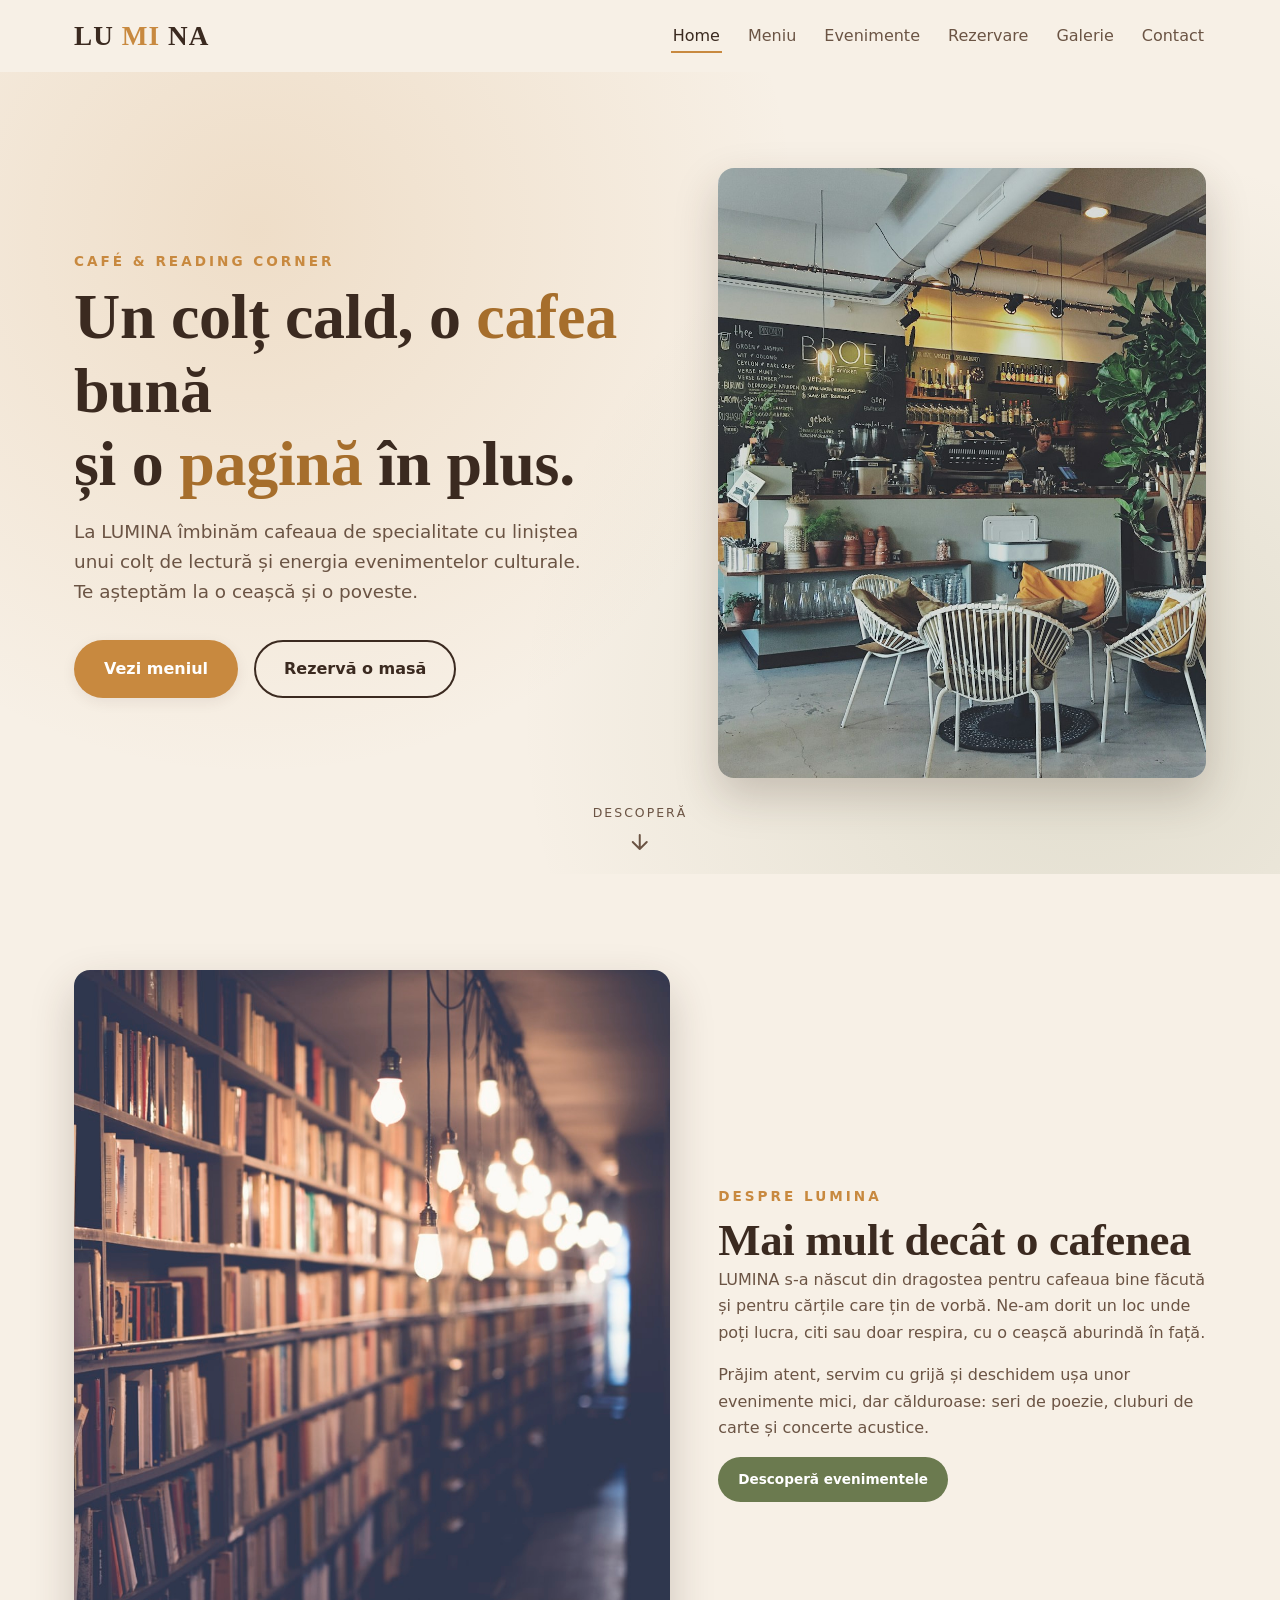
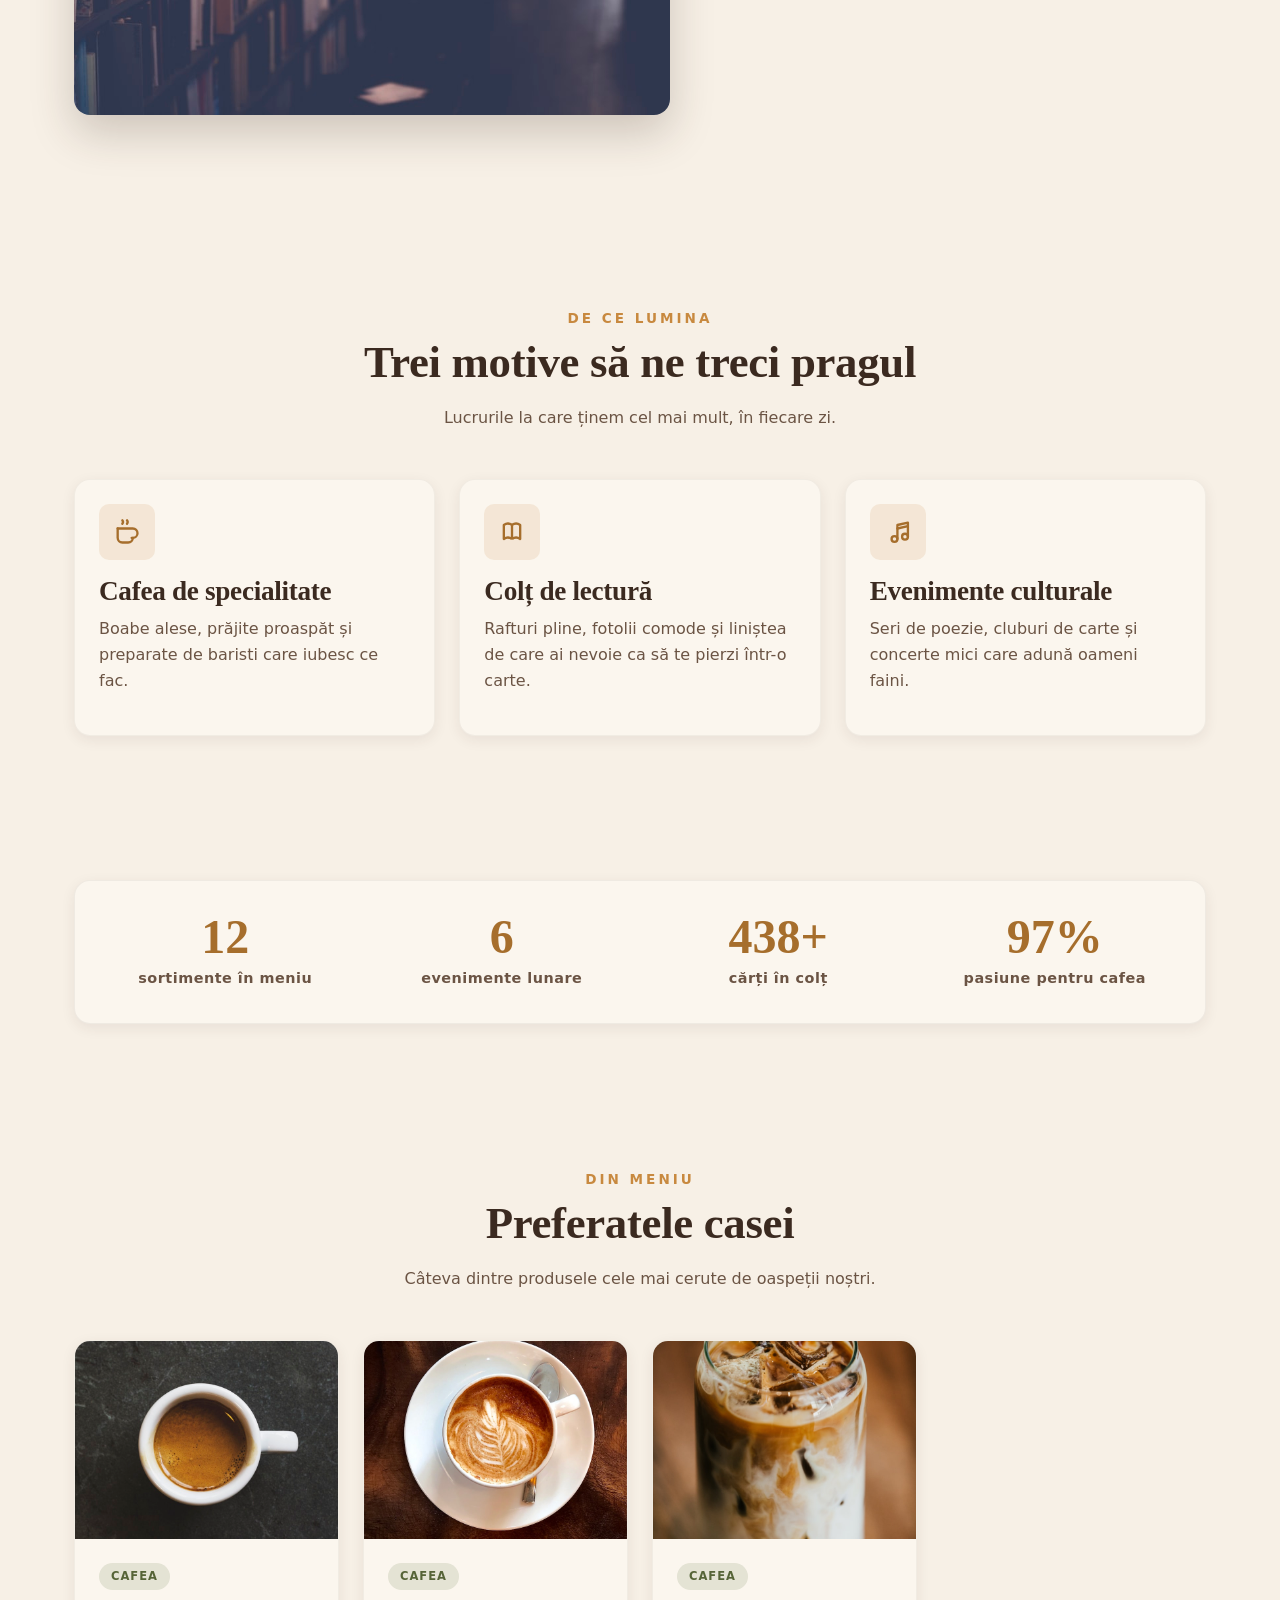
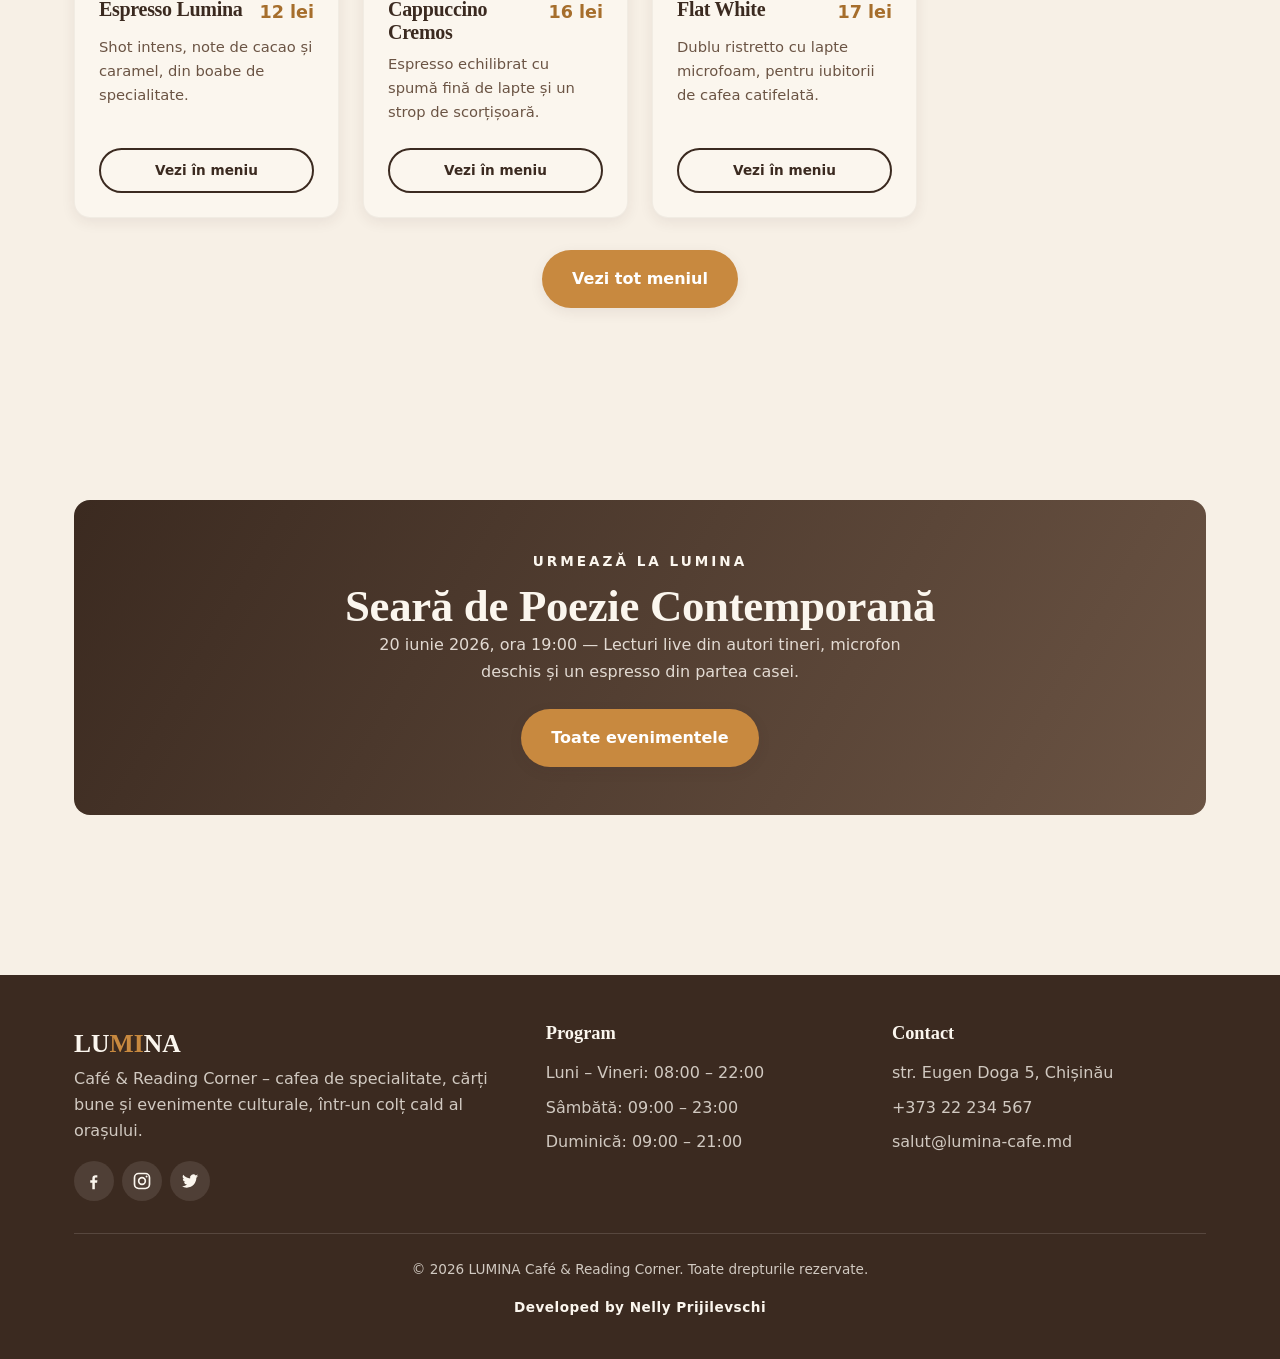
<file: index.html>
<!DOCTYPE html>
<html lang="ro">
<head>
  <meta charset="UTF-8">
  <meta name="viewport" content="width=device-width, initial-scale=1.0">
  <meta name="description" content="LUMINA – Café & Reading Corner: cafea de specialitate, colț de lectură și evenimente culturale.">
  <title>LUMINA – Café & Reading Corner</title>
  <link rel="stylesheet" href="css/style.css">
  <link rel="icon" href="assets/images/favicon.svg" type="image/svg+xml">
</head>
<body>
  <!-- Navbar-ul este injectat de main.js -->
  <header id="navbar-container"></header>

  <main>
    <!-- ============ HERO ============ -->
    <section class="hero">
      <div class="container hero__grid">
        <div>
          <span class="eyebrow">Café &amp; Reading Corner</span>
          <h1 class="hero__titlu">Un colț cald, o <span class="accent">cafea</span> bună<br>și o <span class="accent">pagină</span> în plus.</h1>
          <p class="hero__subtitlu">
            La LUMINA îmbinăm cafeaua de specialitate cu liniștea unui colț de lectură
            și energia evenimentelor culturale. Te așteptăm la o ceașcă și o poveste.
          </p>
          <div class="hero__actiuni">
            <a href="meniu.html" class="btn btn--principal">Vezi meniul</a>
            <a href="rezervare.html" class="btn btn--secundar">Rezervă o masă</a>
          </div>
        </div>
        <div class="hero__media">
          <img src="assets/images/photos/hero.jpg" alt="Interior cald de cafenea cu mese, plante și un bar de cafea">
        </div>
      </div>
      <a class="hero__scroll" href="#despre" aria-label="Derulează în jos">
        <span>Descoperă</span>
        <svg viewBox="0 0 24 24" fill="none" stroke="currentColor" stroke-width="2" stroke-linecap="round" stroke-linejoin="round"><path d="M12 5v14M5 12l7 7 7-7"/></svg>
      </a>
    </section>

    <!-- ============ DESPRE ============ -->
    <section class="sectiune container" id="despre">
      <div class="hero__grid" style="align-items:center;">
        <div class="hero__media fade-in" style="aspect-ratio:4/5;">
          <img src="assets/images/photos/despre.jpg" alt="Colțul de lectură LUMINA cu o carte deschisă" loading="lazy">
        </div>
        <div class="fade-in">
          <span class="eyebrow">Despre LUMINA</span>
          <h2>Mai mult decât o cafenea</h2>
          <p>
            LUMINA s-a născut din dragostea pentru cafeaua bine făcută și pentru
            cărțile care țin de vorbă. Ne-am dorit un loc unde poți lucra, citi sau
            doar respira, cu o ceașcă aburindă în față.
          </p>
          <p>
            Prăjim atent, servim cu grijă și deschidem ușa unor evenimente mici, dar
            călduroase: seri de poezie, cluburi de carte și concerte acustice.
          </p>
          <a href="evenimente.html" class="btn btn--masliniu btn--mic">Descoperă evenimentele</a>
        </div>
      </div>
    </section>

    <!-- ============ DE CE LUMINA ============ -->
    <section class="sectiune container">
      <span class="eyebrow text-center" style="display:block;">De ce LUMINA</span>
      <h2 class="titlu-sectiune">Trei motive să ne treci pragul</h2>
      <p class="subtitlu-sectiune">Lucrurile la care ținem cel mai mult, în fiecare zi.</p>
      <div class="grid-carduri grid-3">
        <article class="card fade-in">
          <div class="card__icon">
            <svg viewBox="0 0 24 24" fill="none" stroke="currentColor" stroke-width="2" stroke-linecap="round"><path d="M4 9h13a4 4 0 0 1 0 8h-1"/><path d="M4 9v8a4 4 0 0 0 4 4h5a4 4 0 0 0 4-4"/><path d="M8 2c.8 1 .8 2 0 3M12 2c.8 1 .8 2 0 3"/></svg>
          </div>
          <h3>Cafea de specialitate</h3>
          <p>Boabe alese, prăjite proaspăt și preparate de baristi care iubesc ce fac.</p>
        </article>
        <article class="card fade-in">
          <div class="card__icon">
            <svg viewBox="0 0 24 24" fill="none" stroke="currentColor" stroke-width="2" stroke-linejoin="round"><path d="M12 6c-2-1.5-5-1.5-7 0v12c2-1.5 5-1.5 7 0M12 6c2-1.5 5-1.5 7 0v12c-2-1.5-5-1.5-7 0M12 6v12"/></svg>
          </div>
          <h3>Colț de lectură</h3>
          <p>Rafturi pline, fotolii comode și liniștea de care ai nevoie ca să te pierzi într-o carte.</p>
        </article>
        <article class="card fade-in">
          <div class="card__icon">
            <svg viewBox="0 0 24 24" fill="none" stroke="currentColor" stroke-width="2" stroke-linecap="round" stroke-linejoin="round"><circle cx="9" cy="18" r="2.5"/><circle cx="18" cy="16" r="2.5"/><path d="M11.5 18V6l9-2v12"/><path d="M11.5 9l9-2"/></svg>
          </div>
          <h3>Evenimente culturale</h3>
          <p>Seri de poezie, cluburi de carte și concerte mici care adună oameni faini.</p>
        </article>
      </div>
    </section>

    <!-- ============ STATISTICI (numere animate) ============ -->
    <section class="sectiune--stransa container">
      <div class="stats fade-in" id="stats">
        <div class="stat">
          <span class="stat__num" data-tinta="13">0</span>
          <span class="stat__label">sortimente în meniu</span>
        </div>
        <div class="stat">
          <span class="stat__num" data-tinta="7">0</span>
          <span class="stat__label">evenimente lunare</span>
        </div>
        <div class="stat">
          <span class="stat__num" data-tinta="450" data-sufix="+">0</span>
          <span class="stat__label">cărți în colț</span>
        </div>
        <div class="stat">
          <span class="stat__num" data-tinta="100" data-sufix="%">0</span>
          <span class="stat__label">pasiune pentru cafea</span>
        </div>
      </div>
    </section>

    <!-- ============ PRODUSE POPULARE ============ -->
    <section class="sectiune container">
      <span class="eyebrow text-center" style="display:block;">Din meniu</span>
      <h2 class="titlu-sectiune">Preferatele casei</h2>
      <p class="subtitlu-sectiune">Câteva dintre produsele cele mai cerute de oaspeții noștri.</p>
      <!-- Lista este completată din JS (data.js), pe baza primelor produse -->
      <div class="lista-produse" id="produse-populare"></div>
      <div class="text-center" style="margin-top:var(--sp-4);">
        <a href="meniu.html" class="btn btn--principal">Vezi tot meniul</a>
      </div>
    </section>

    <!-- ============ URMĂTORUL EVENIMENT ============ -->
    <section class="sectiune container">
      <div class="banda-cta fade-in" id="urmatorul-eveniment"></div>
    </section>
  </main>

  <!-- Footer-ul este injectat de main.js -->
  <footer id="footer-container"></footer>

  <!-- Scripturi: întâi datele, apoi codul comun, apoi codul paginii -->
  <script src="js/data.js"></script>
  <script src="js/main.js"></script>
  <script>
    // Cod specific paginii Home: afișează 3 produse populare + următorul eveniment.
    document.addEventListener("DOMContentLoaded", function () {
      // --- Produse populare (primele 3 din listă) ---
      var gazdaProduse = document.getElementById("produse-populare");
      PRODUSE.slice(0, 3).forEach(function (p) {
        var card = document.createElement("article");
        card.className = "produs fade-in";
        card.innerHTML =
          '<div class="produs__media"><img src="' + p.imagine + '" alt="' + p.nume + '" loading="lazy"></div>' +
          '<div class="produs__corp">' +
            '<span class="badge">' + p.categorie + '</span>' +
            '<div class="produs__cap"><h3 class="produs__nume">' + p.nume + '</h3>' +
            '<span class="produs__pret">' + p.pret + ' lei</span></div>' +
            '<p class="produs__desc">' + p.descriere + '</p>' +
            '<a href="meniu.html" class="btn btn--secundar btn--mic">Vezi în meniu</a>' +
          '</div>';
        gazdaProduse.appendChild(card);
      });

      // --- Următorul eveniment (cel mai apropiat în viitor) ---
      var azi = new Date(); azi.setHours(0, 0, 0, 0);
      var viitoare = EVENIMENTE
        .filter(function (e) { return new Date(e.data) >= azi; })
        .sort(function (a, b) { return new Date(a.data) - new Date(b.data); });
      var ev = viitoare[0] || EVENIMENTE[0]; // fallback dacă toate au trecut

      var dataFmt = new Date(ev.data).toLocaleDateString("ro-RO",
        { day: "numeric", month: "long", year: "numeric" });

      document.getElementById("urmatorul-eveniment").innerHTML =
        '<span class="eyebrow" style="color:var(--crem-deschis);">Urmează la LUMINA</span>' +
        '<h2>' + ev.titlu + '</h2>' +
        '<p>' + dataFmt + ', ora ' + ev.ora + ' — ' + ev.descriere + '</p>' +
        '<div style="margin-top:var(--sp-3);"><a href="evenimente.html" class="btn btn--principal">Toate evenimentele</a></div>';

      // Reactivăm observer-ul de fade-in pentru cardurile adăugate dinamic
      pornesteFadeIn();

      // --- Numere animate (count-up) la intrarea în ecran ---
      function animeazaNumar(el) {
        var tinta = parseInt(el.dataset.tinta, 10);
        var sufix = el.dataset.sufix || "";
        var durata = 1400, start = null;
        function pas(t) {
          if (!start) start = t;
          var progres = Math.min((t - start) / durata, 1);
          // ease-out, ca să încetinească spre final
          var val = Math.floor((1 - Math.pow(1 - progres, 3)) * tinta);
          el.textContent = val + sufix;
          if (progres < 1) requestAnimationFrame(pas);
          else el.textContent = tinta + sufix;
        }
        requestAnimationFrame(pas);
      }
      var stats = document.getElementById("stats");
      if (stats && "IntersectionObserver" in window) {
        var obsStats = new IntersectionObserver(function (intrari) {
          intrari.forEach(function (i) {
            if (i.isIntersecting) {
              i.target.querySelectorAll(".stat__num").forEach(animeazaNumar);
              obsStats.unobserve(i.target);
            }
          });
        }, { threshold: 0.4 });
        obsStats.observe(stats);
      } else if (stats) {
        // Fallback: setăm direct valorile finale
        stats.querySelectorAll(".stat__num").forEach(function (el) {
          el.textContent = el.dataset.tinta + (el.dataset.sufix || "");
        });
      }
    });
  </script>
</body>
</html>
</file>
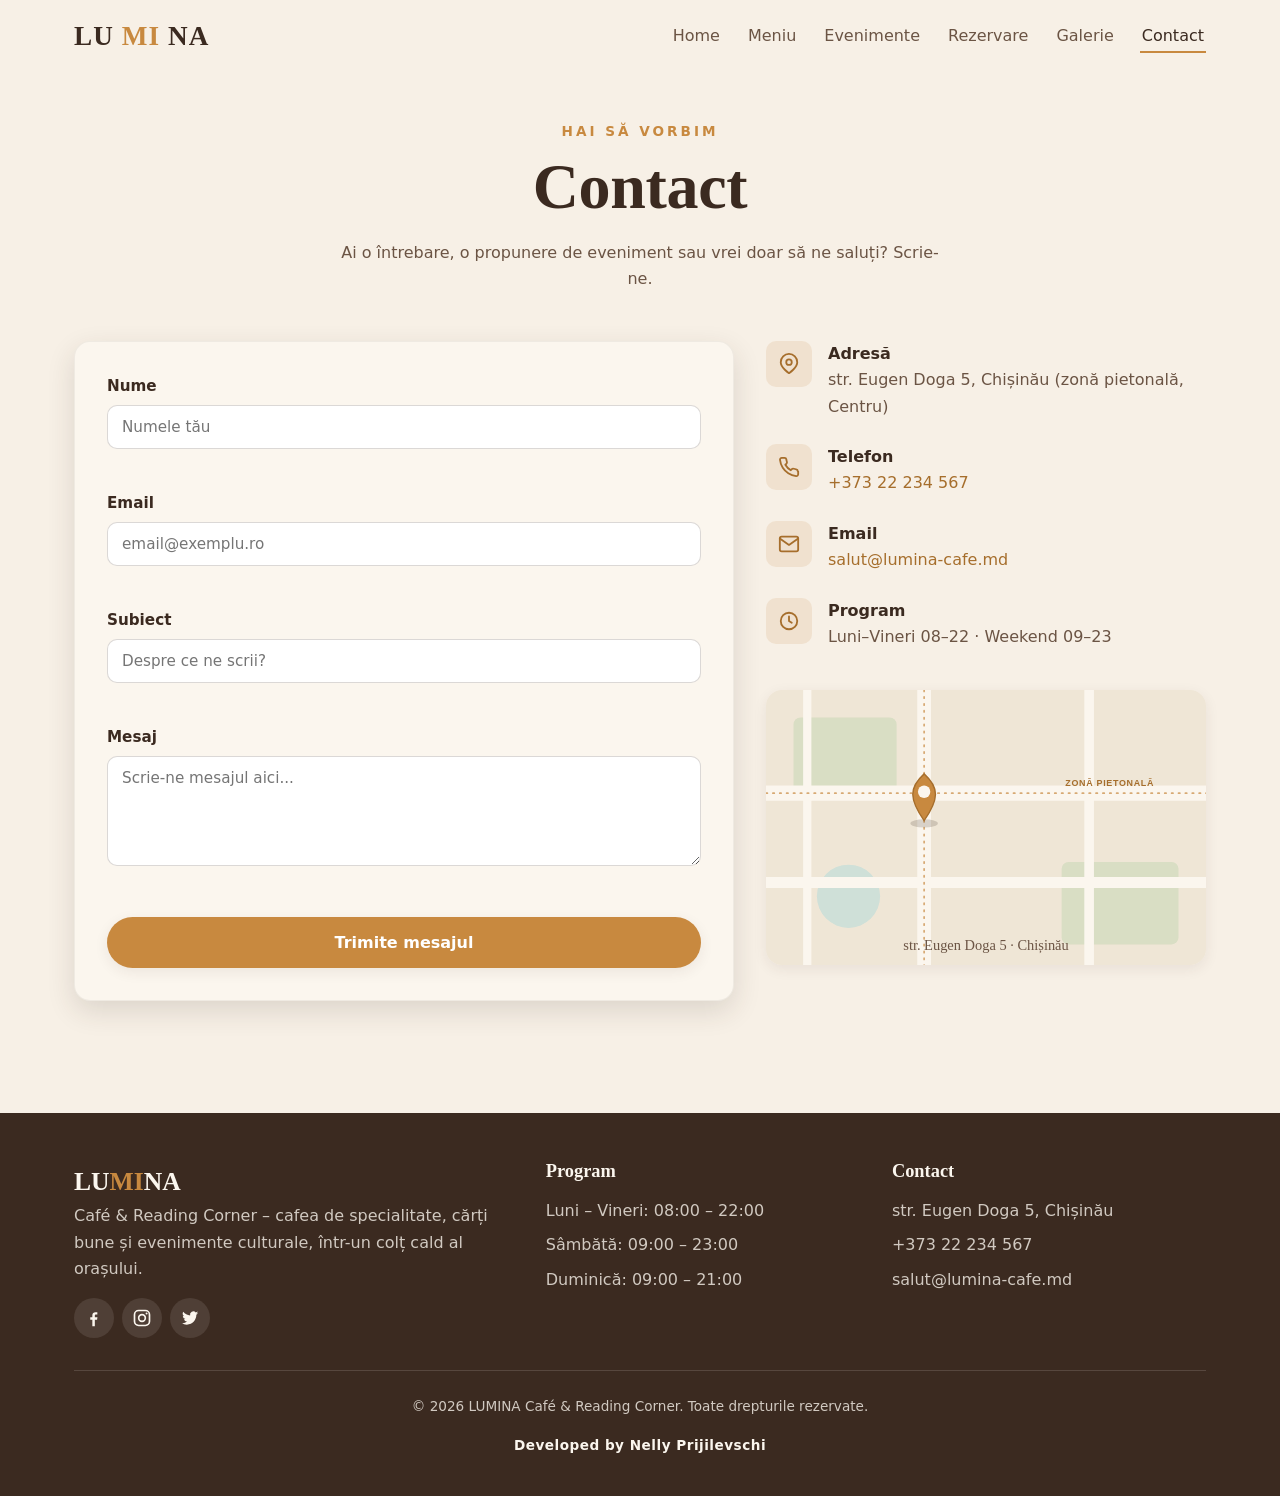
<file: contact.html>
<!DOCTYPE html>
<html lang="ro">
<head>
  <meta charset="UTF-8">
  <meta name="viewport" content="width=device-width, initial-scale=1.0">
  <meta name="description" content="Contactează LUMINA – adresă, program, telefon și formular de contact.">
  <title>Contact – LUMINA</title>
  <link rel="stylesheet" href="css/style.css">
  <link rel="icon" href="assets/images/favicon.svg" type="image/svg+xml">
</head>
<body>
  <header id="navbar-container"></header>

  <main>
    <section class="sectiune--stransa container" style="padding-top:var(--sp-5);">
      <span class="eyebrow text-center" style="display:block;">Hai să vorbim</span>
      <h1 class="titlu-sectiune">Contact</h1>
      <p class="subtitlu-sectiune">
        Ai o întrebare, o propunere de eveniment sau vrei doar să ne saluți? Scrie-ne.
      </p>

      <div class="contact-layout">
        <!-- Formular de contact -->
        <form class="formular" id="form-contact" novalidate>
          <div class="mesaj-succes" id="succes" role="status">
            <svg viewBox="0 0 24 24" fill="none" stroke="currentColor" stroke-width="2.5" stroke-linecap="round" stroke-linejoin="round"><path d="M20 6L9 17l-5-5"/></svg>
            <span>Mulțumim pentru mesaj! Îți răspundem cât de curând.</span>
          </div>

          <div class="camp">
            <label for="nume">Nume</label>
            <input type="text" id="nume" name="nume" placeholder="Numele tău">
            <span class="camp__eroare" id="err-nume"></span>
          </div>
          <div class="camp">
            <label for="email">Email</label>
            <input type="email" id="email" name="email" placeholder="email@exemplu.ro">
            <span class="camp__eroare" id="err-email"></span>
          </div>
          <div class="camp">
            <label for="subiect">Subiect</label>
            <input type="text" id="subiect" name="subiect" placeholder="Despre ce ne scrii?">
            <span class="camp__eroare" id="err-subiect"></span>
          </div>
          <div class="camp">
            <label for="mesaj">Mesaj</label>
            <textarea id="mesaj" name="mesaj" placeholder="Scrie-ne mesajul aici..."></textarea>
            <span class="camp__eroare" id="err-mesaj"></span>
          </div>
          <button type="submit" class="btn btn--principal" style="width:100%;">Trimite mesajul</button>
        </form>

        <!-- Informații de contact -->
        <div class="info-contact">
          <div class="info-rand">
            <span class="info-rand__icon">
              <svg viewBox="0 0 24 24" fill="none" stroke="currentColor" stroke-width="2" stroke-linecap="round" stroke-linejoin="round"><path d="M21 10c0 6-9 12-9 12s-9-6-9-12a9 9 0 0 1 18 0z"/><circle cx="12" cy="10" r="3"/></svg>
            </span>
            <div><strong>Adresă</strong>str. Eugen Doga 5, Chișinău (zonă pietonală, Centru)</div>
          </div>
          <div class="info-rand">
            <span class="info-rand__icon">
              <svg viewBox="0 0 24 24" fill="none" stroke="currentColor" stroke-width="2" stroke-linecap="round" stroke-linejoin="round"><path d="M22 16.9v3a2 2 0 0 1-2.2 2 19.8 19.8 0 0 1-8.6-3 19.5 19.5 0 0 1-6-6 19.8 19.8 0 0 1-3-8.6A2 2 0 0 1 4.1 2h3a2 2 0 0 1 2 1.7c.1.9.3 1.8.6 2.6a2 2 0 0 1-.5 2.1L8 9.5a16 16 0 0 0 6 6l1.1-1.1a2 2 0 0 1 2.1-.5c.8.3 1.7.5 2.6.6a2 2 0 0 1 1.7 2z"/></svg>
            </span>
            <div><strong>Telefon</strong><a href="tel:+37322234567">+373 22 234 567</a></div>
          </div>
          <div class="info-rand">
            <span class="info-rand__icon">
              <svg viewBox="0 0 24 24" fill="none" stroke="currentColor" stroke-width="2" stroke-linecap="round" stroke-linejoin="round"><rect x="2" y="4" width="20" height="16" rx="2"/><path d="m22 6-10 7L2 6"/></svg>
            </span>
            <div><strong>Email</strong><a href="mailto:salut@lumina-cafe.md">salut@lumina-cafe.md</a></div>
          </div>
          <div class="info-rand">
            <span class="info-rand__icon">
              <svg viewBox="0 0 24 24" fill="none" stroke="currentColor" stroke-width="2" stroke-linecap="round" stroke-linejoin="round"><circle cx="12" cy="12" r="9"/><path d="M12 7v5l3 2"/></svg>
            </span>
            <div><strong>Program</strong>Luni–Vineri 08–22 · Weekend 09–23</div>
          </div>
          <div class="harta-placeholder">
            <img src="assets/images/harta.svg" alt="Hartă orientativă către LUMINA">
          </div>
        </div>
      </div>
    </section>
  </main>

  <footer id="footer-container"></footer>

  <script src="js/main.js"></script>
  <script src="js/contact.js"></script>
</body>
</html>
</file>
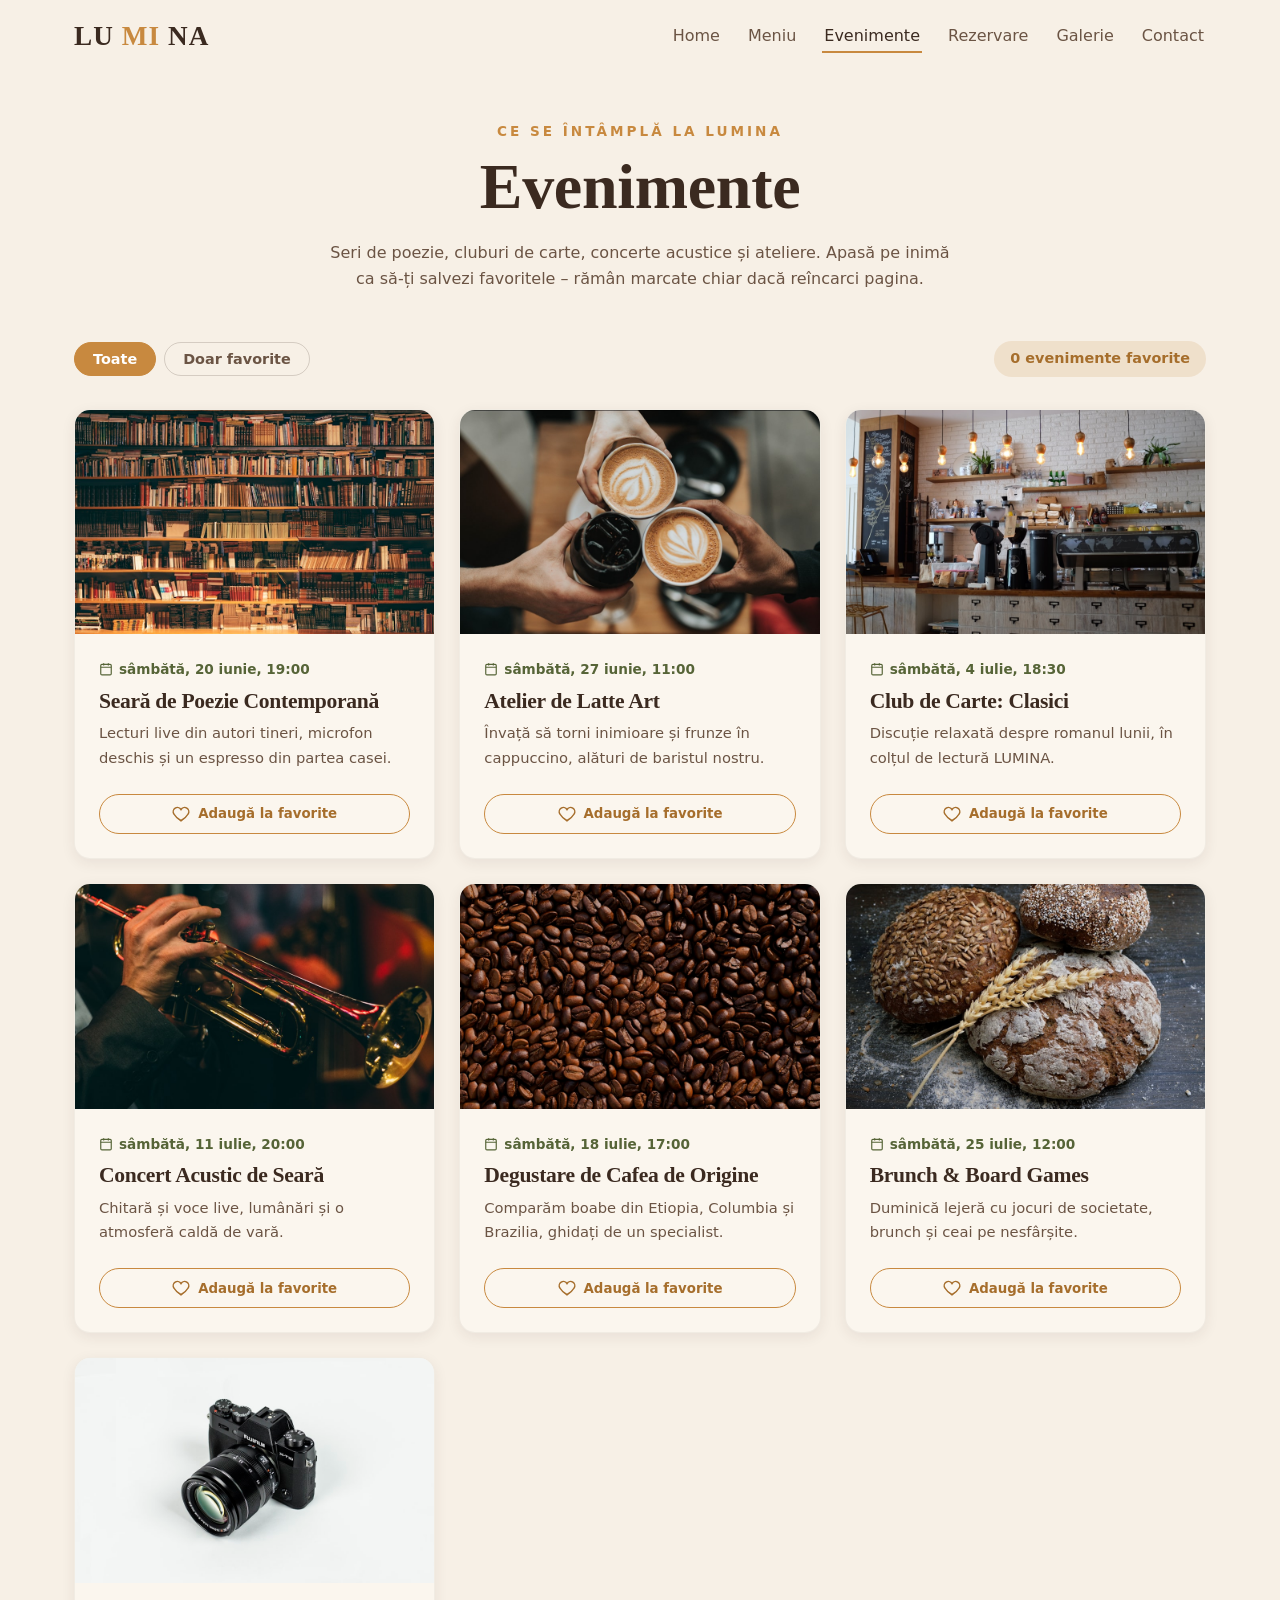
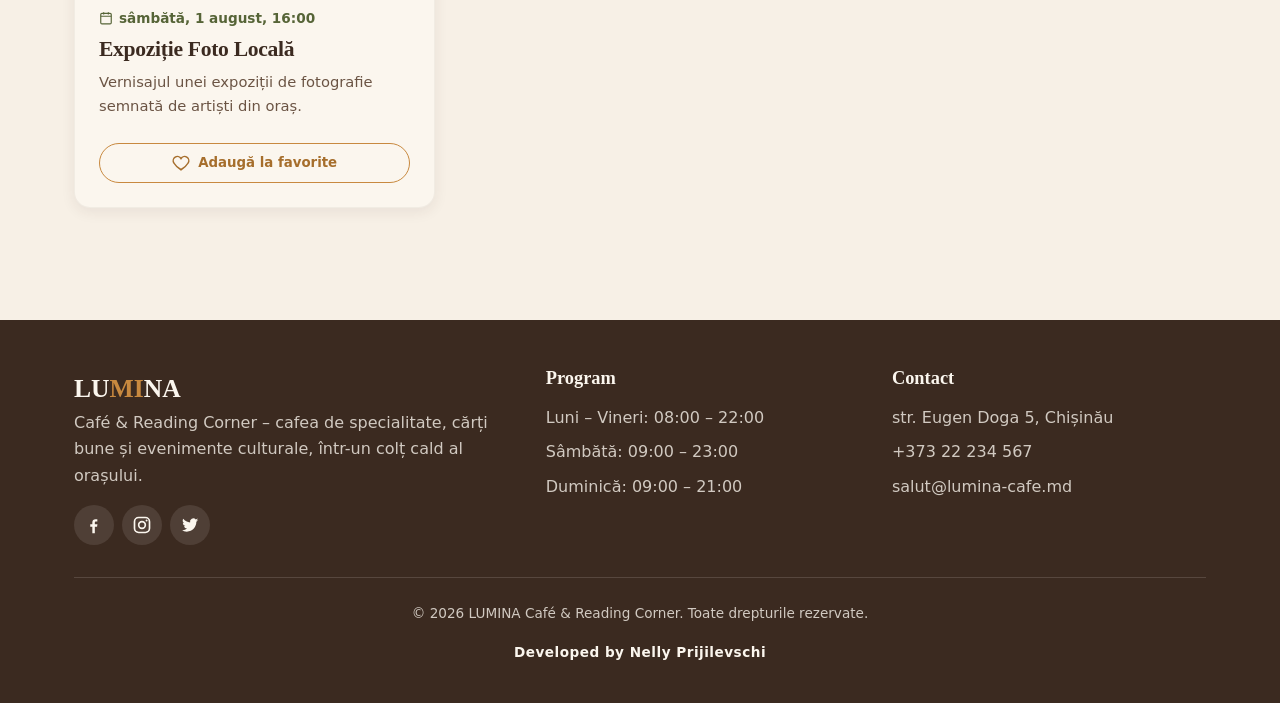
<file: evenimente.html>
<!DOCTYPE html>
<html lang="ro">
<head>
  <meta charset="UTF-8">
  <meta name="viewport" content="width=device-width, initial-scale=1.0">
  <meta name="description" content="Evenimentele LUMINA: seri de poezie, cluburi de carte, concerte și ateliere. Marchează-ți favoritele.">
  <title>Evenimente – LUMINA</title>
  <link rel="stylesheet" href="css/style.css">
  <link rel="icon" href="assets/images/favicon.svg" type="image/svg+xml">
</head>
<body>
  <header id="navbar-container"></header>

  <main>
    <section class="sectiune--stransa container" style="padding-top:var(--sp-5);">
      <span class="eyebrow text-center" style="display:block;">Ce se întâmplă la LUMINA</span>
      <h1 class="titlu-sectiune">Evenimente</h1>
      <p class="subtitlu-sectiune">
        Seri de poezie, cluburi de carte, concerte acustice și ateliere. Apasă pe inimă
        ca să-ți salvezi favoritele – rămân marcate chiar dacă reîncarci pagina.
      </p>

      <!-- Controale: filtru Toate / Favorite + contor -->
      <div class="meniu-controale">
        <div class="filtre" role="group" aria-label="Filtrează evenimentele">
          <button class="filtru-btn activ" data-filtru="toate">Toate</button>
          <button class="filtru-btn" data-filtru="favorite">Doar favorite</button>
        </div>
        <span class="contor-fav" id="contor-fav">0 evenimente favorite</span>
      </div>

      <div class="grid-carduri grid-3" id="lista-evenimente"></div>
      <p class="stare-goala" id="fara-evenimente" style="display:none;">
        Nu ai încă evenimente favorite. Apasă pe inimă la evenimentele care îți plac.
      </p>
    </section>
  </main>

  <footer id="footer-container"></footer>

  <script src="js/data.js"></script>
  <script src="js/main.js"></script>
  <script src="js/evenimente.js"></script>
</body>
</html>
</file>
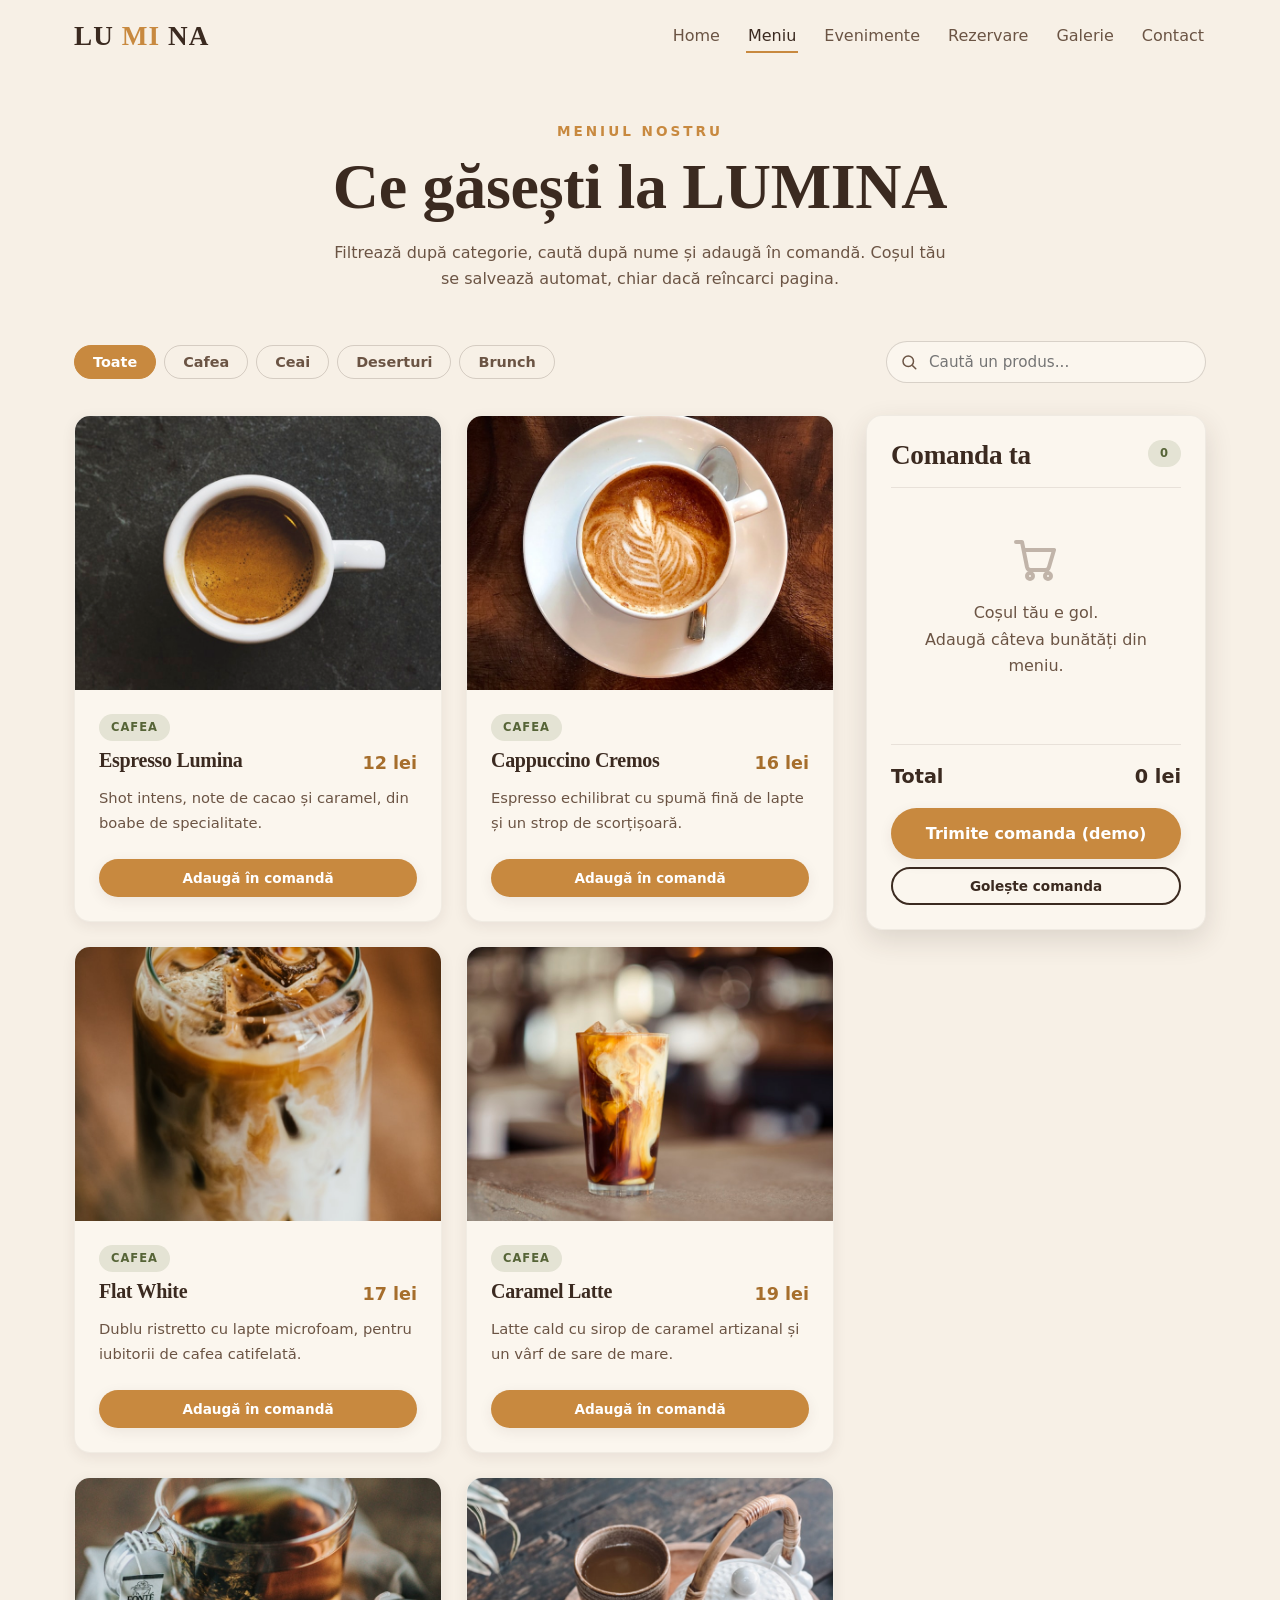
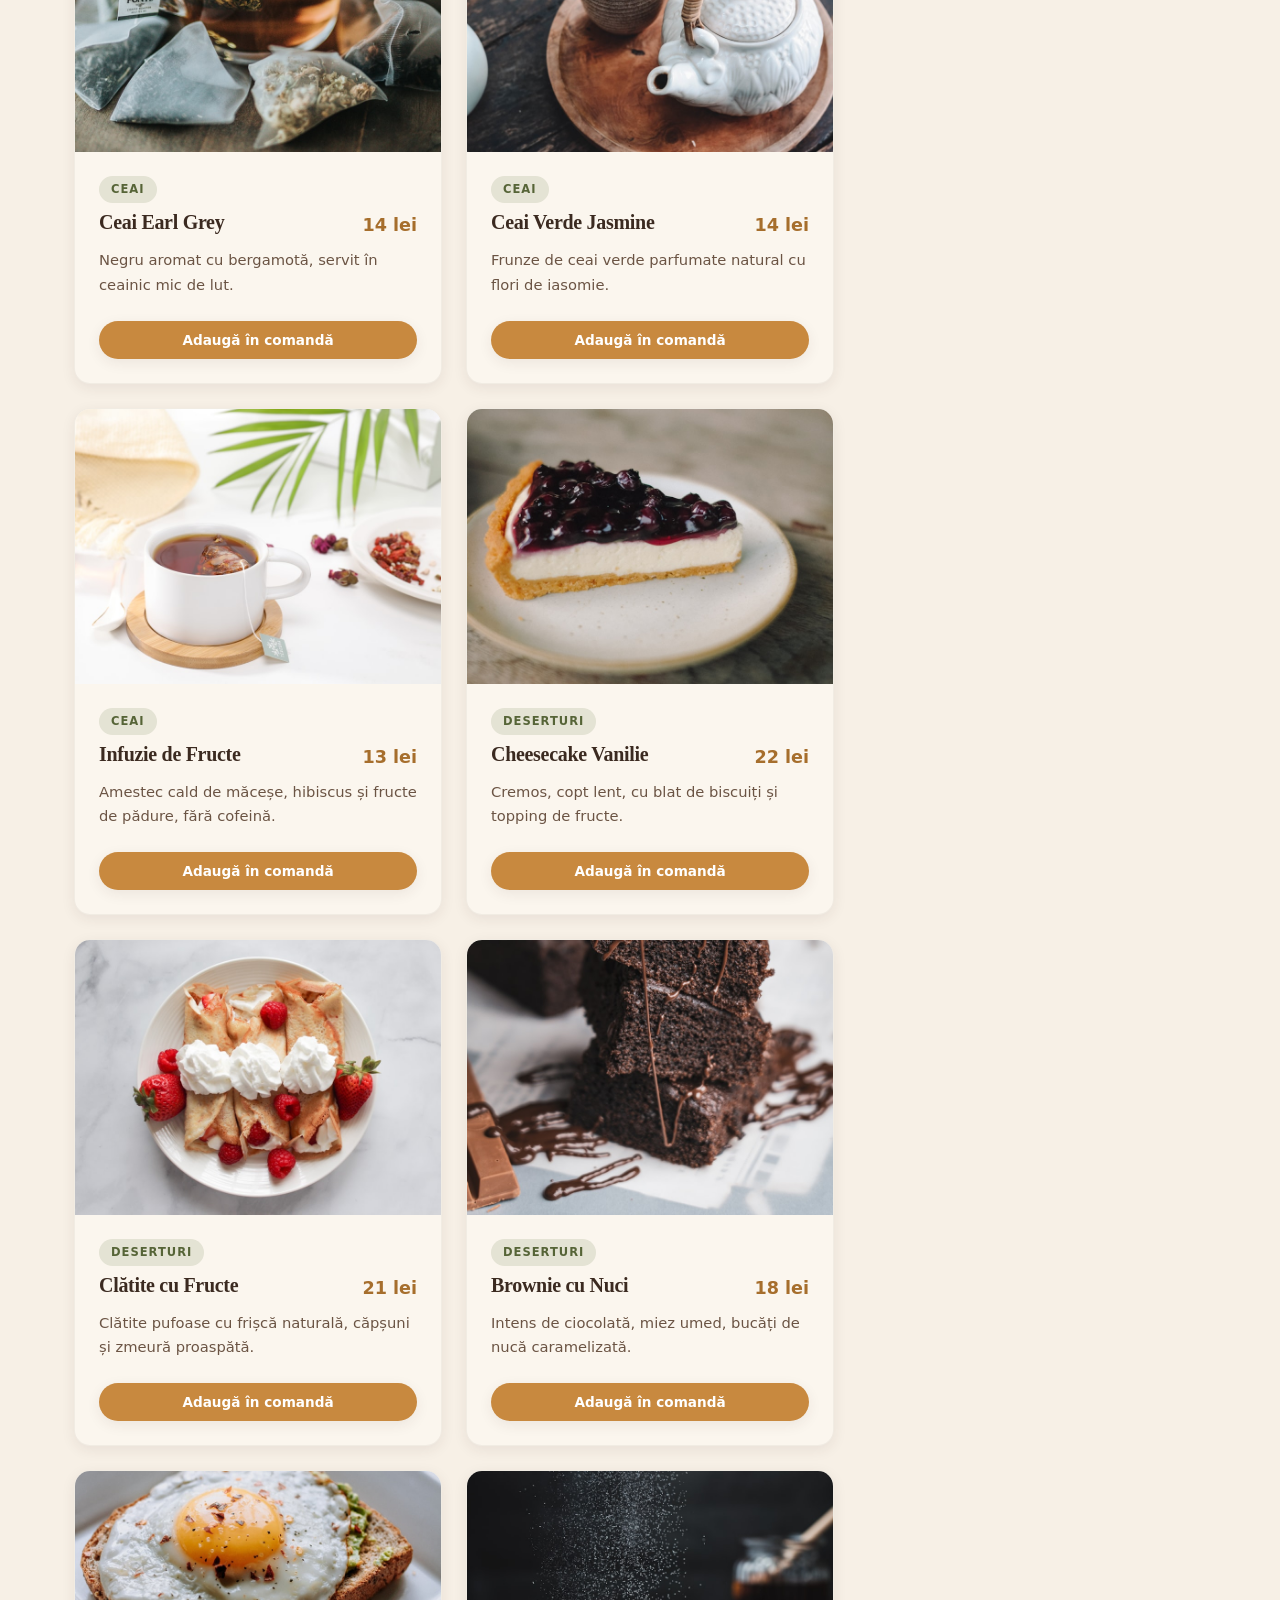
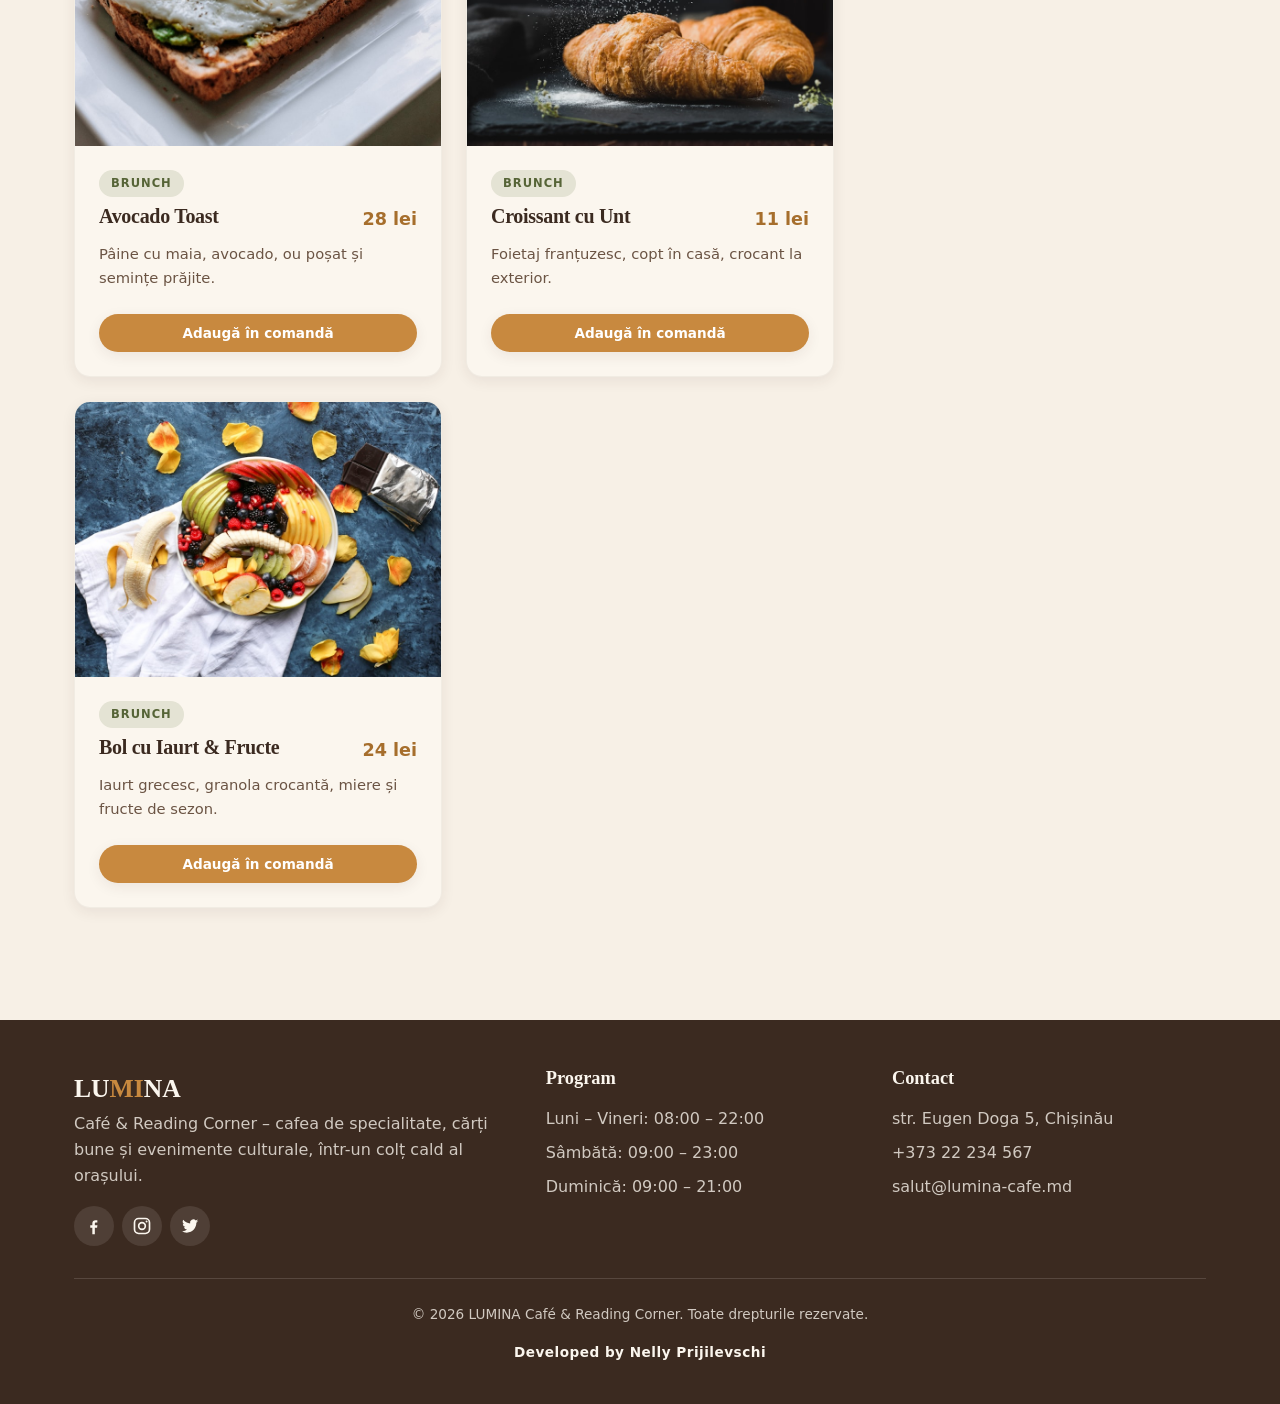
<file: meniu.html>
<!DOCTYPE html>
<html lang="ro">
<head>
  <meta charset="UTF-8">
  <meta name="viewport" content="width=device-width, initial-scale=1.0">
  <meta name="description" content="Meniul LUMINA: cafea, ceai, deserturi și brunch. Filtrează, caută și creează-ți comanda demo.">
  <title>Meniu – LUMINA</title>
  <link rel="stylesheet" href="css/style.css">
  <link rel="icon" href="assets/images/favicon.svg" type="image/svg+xml">
</head>
<body>
  <header id="navbar-container"></header>

  <main>
    <section class="sectiune--stransa container" style="padding-top:var(--sp-5);">
      <span class="eyebrow text-center" style="display:block;">Meniul nostru</span>
      <h1 class="titlu-sectiune">Ce găsești la LUMINA</h1>
      <p class="subtitlu-sectiune">
        Filtrează după categorie, caută după nume și adaugă în comandă. Coșul tău se
        salvează automat, chiar dacă reîncarci pagina.
      </p>

      <!-- Controale: filtre pe categorii + căutare live -->
      <div class="meniu-controale">
        <div class="filtre" id="filtre" role="group" aria-label="Filtrează produsele după categorie"></div>
        <div class="cautare">
          <svg viewBox="0 0 24 24" fill="none" stroke="currentColor" stroke-width="2" stroke-linecap="round"><circle cx="11" cy="11" r="7"/><path d="M21 21l-4-4"/></svg>
          <input type="search" id="cautare" placeholder="Caută un produs..." aria-label="Caută un produs după nume">
        </div>
      </div>

      <!-- Layout: lista de produse + coșul -->
      <div class="meniu-layout">
        <div>
          <div class="lista-produse" id="lista-produse"></div>
          <!-- Mesaj afișat când filtrarea/căutarea nu returnează nimic -->
          <p class="stare-goala" id="fara-rezultate" style="display:none;">
            Niciun produs nu se potrivește căutării tale. Încearcă alt termen sau altă categorie.
          </p>
        </div>

        <!-- Coșul (comandă demo) -->
        <aside class="cos" aria-label="Comanda ta">
          <div class="cos__titlu">
            <h3 style="margin:0;">Comanda ta</h3>
            <span class="badge" id="cos-numar">0</span>
          </div>
          <div class="cos__lista" id="cos-lista"></div>
          <div class="cos__total">
            <span>Total</span>
            <span id="cos-total">0 lei</span>
          </div>
          <div class="cos__actiuni">
            <button class="btn btn--principal" id="btn-trimite">Trimite comanda (demo)</button>
            <button class="btn btn--secundar btn--mic" id="btn-goleste">Golește comanda</button>
          </div>
        </aside>
      </div>
    </section>
  </main>

  <footer id="footer-container"></footer>

  <script src="js/data.js"></script>
  <script src="js/main.js"></script>
  <script src="js/meniu.js"></script>
</body>
</html>
</file>
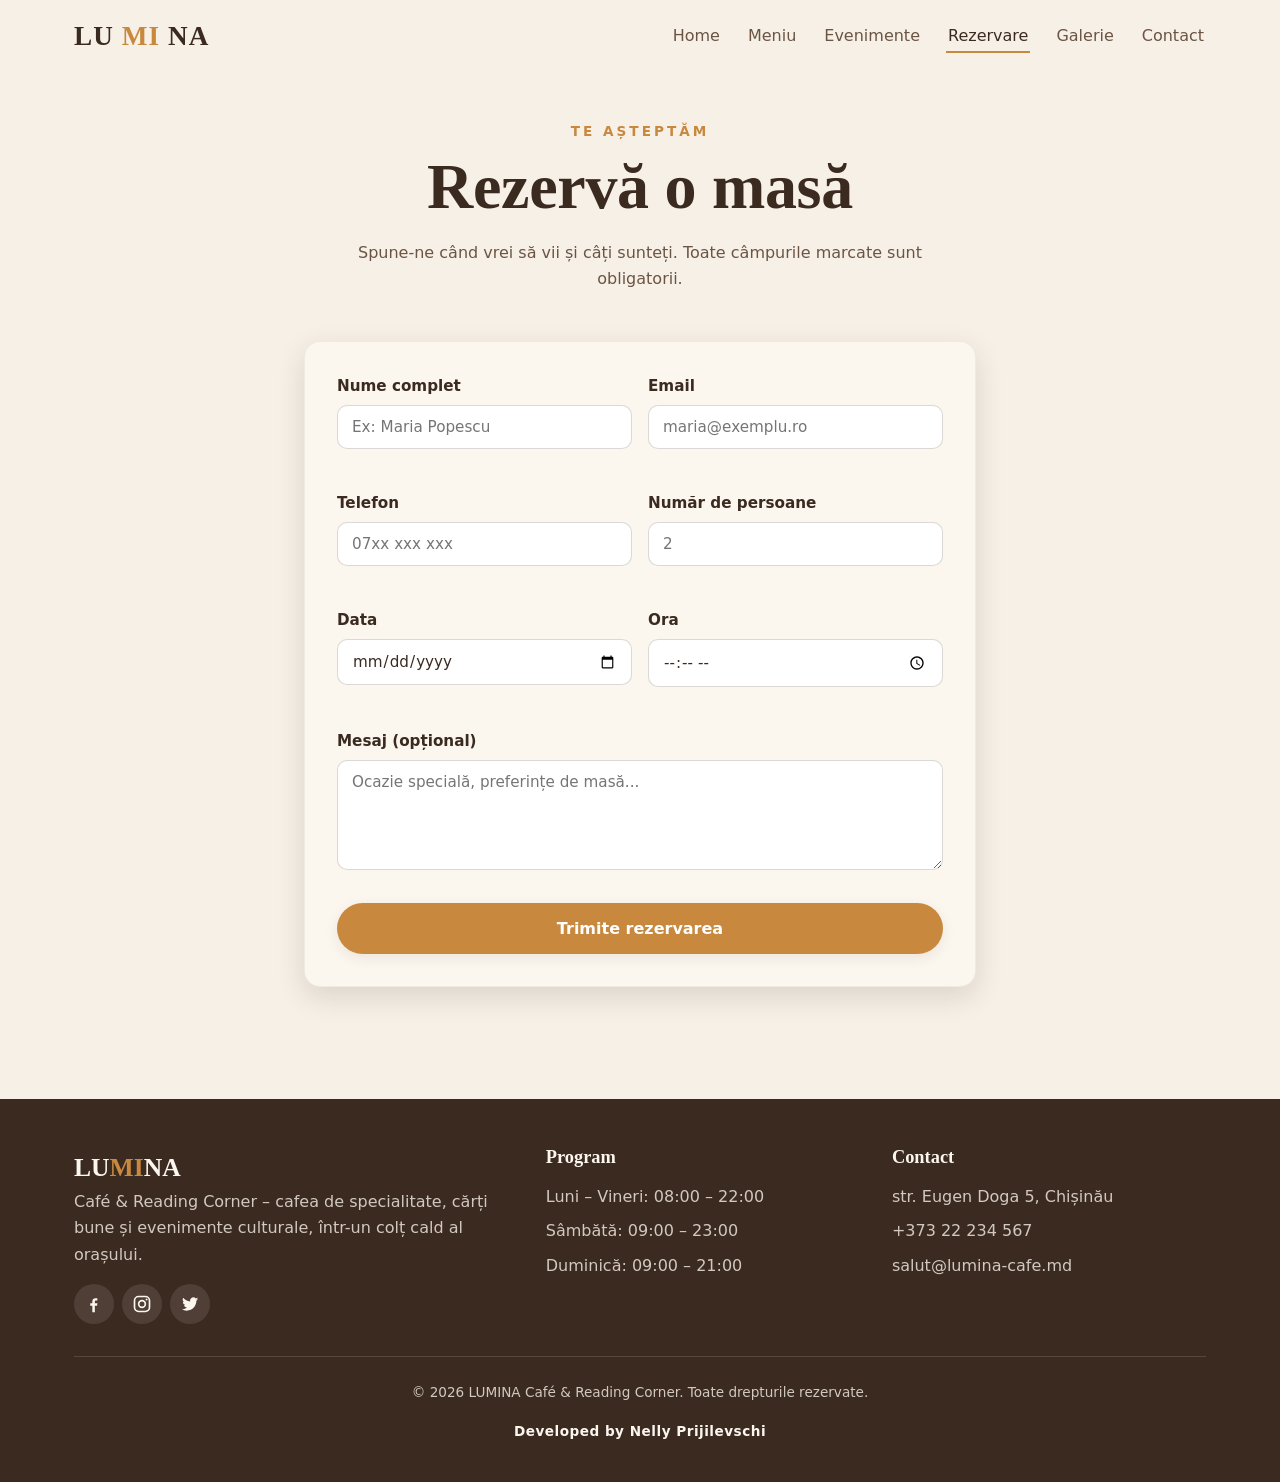
<file: rezervare.html>
<!DOCTYPE html>
<html lang="ro">
<head>
  <meta charset="UTF-8">
  <meta name="viewport" content="width=device-width, initial-scale=1.0">
  <meta name="description" content="Rezervă o masă la LUMINA – completează formularul și îți confirmăm pe loc.">
  <title>Rezervare – LUMINA</title>
  <link rel="stylesheet" href="css/style.css">
  <link rel="icon" href="assets/images/favicon.svg" type="image/svg+xml">
</head>
<body>
  <header id="navbar-container"></header>

  <main>
    <section class="sectiune--stransa container" style="padding-top:var(--sp-5); max-width:720px;">
      <span class="eyebrow text-center" style="display:block;">Te așteptăm</span>
      <h1 class="titlu-sectiune">Rezervă o masă</h1>
      <p class="subtitlu-sectiune">
        Spune-ne când vrei să vii și câți sunteți. Toate câmpurile marcate sunt obligatorii.
      </p>

      <form class="formular" id="form-rezervare" novalidate>
        <!-- Mesaj de succes afișat după trimitere validă -->
        <div class="mesaj-succes" id="succes" role="status">
          <svg viewBox="0 0 24 24" fill="none" stroke="currentColor" stroke-width="2.5" stroke-linecap="round" stroke-linejoin="round"><path d="M20 6L9 17l-5-5"/></svg>
          <span>Rezervarea ta a fost înregistrată! Te așteptăm cu drag.</span>
        </div>

        <div class="camp-rand">
          <div class="camp">
            <label for="nume">Nume complet</label>
            <input type="text" id="nume" name="nume" placeholder="Ex: Maria Popescu">
            <span class="camp__eroare" id="err-nume"></span>
          </div>
          <div class="camp">
            <label for="email">Email</label>
            <input type="email" id="email" name="email" placeholder="maria@exemplu.ro">
            <span class="camp__eroare" id="err-email"></span>
          </div>
        </div>

        <div class="camp-rand">
          <div class="camp">
            <label for="telefon">Telefon</label>
            <input type="tel" id="telefon" name="telefon" placeholder="07xx xxx xxx">
            <span class="camp__eroare" id="err-telefon"></span>
          </div>
          <div class="camp">
            <label for="persoane">Număr de persoane</label>
            <input type="number" id="persoane" name="persoane" min="1" max="12" placeholder="2">
            <span class="camp__eroare" id="err-persoane"></span>
          </div>
        </div>

        <div class="camp-rand">
          <div class="camp">
            <label for="data">Data</label>
            <input type="date" id="data" name="data">
            <span class="camp__eroare" id="err-data"></span>
          </div>
          <div class="camp">
            <label for="ora">Ora</label>
            <input type="time" id="ora" name="ora">
            <span class="camp__eroare" id="err-ora"></span>
          </div>
        </div>

        <div class="camp">
          <label for="mesaj">Mesaj (opțional)</label>
          <textarea id="mesaj" name="mesaj" placeholder="Ocazie specială, preferințe de masă..."></textarea>
        </div>

        <button type="submit" class="btn btn--principal" style="width:100%;">Trimite rezervarea</button>
      </form>
    </section>
  </main>

  <footer id="footer-container"></footer>

  <script src="js/main.js"></script>
  <script src="js/rezervare.js"></script>
</body>
</html>
</file>
<file: css/style.css>
/* ============================================================
   LUMINA – Café & Reading Corner
   Design system complet: variabile, componente, layout, responsive
   ============================================================ */

/* ---------- 1. Variabile globale (design tokens) ---------- */
:root {
  /* Paletă de culori – cald, premium */
  --crem: #F7F0E6;          /* fundal principal */
  --crem-deschis: #FBF6EE;  /* carduri / suprafețe */
  --caramel: #C8893F;       /* accent principal, butoane */
  --caramel-inchis: #A66E2C;/* hover butoane */
  --maro: #3B2A20;          /* text titluri / footer */
  --maro-mediu: #6B5444;    /* text secundar */
  --masliniu: #6B7A4F;      /* accent secundar / badge-uri */
  --masliniu-inchis: #566437;/* hover accent secundar */

  /* Suprafețe utilitare */
  --alb: #FFFFFF;
  --umbra-fina: 0 4px 14px rgba(59, 42, 32, 0.08);
  --umbra-medie: 0 10px 28px rgba(59, 42, 32, 0.14);
  --umbra-mare: 0 18px 44px rgba(59, 42, 32, 0.22);

  /* Tipografie */
  --font-titlu: "Cormorant Garamond", "Georgia", "Times New Roman", serif;
  --font-text: "Segoe UI", system-ui, -apple-system, sans-serif;

  /* Scară tipografică */
  --fs-h1: clamp(2.4rem, 5vw, 4rem);
  --fs-h2: clamp(1.9rem, 3.5vw, 2.8rem);
  --fs-h3: clamp(1.3rem, 2.2vw, 1.7rem);
  --fs-h4: 1.15rem;
  --fs-body: 1rem;
  --fs-small: 0.85rem;

  /* Spacing – grid de 8px */
  --sp-1: 8px;
  --sp-2: 16px;
  --sp-3: 24px;
  --sp-4: 32px;
  --sp-5: 48px;
  --sp-6: 64px;
  --sp-7: 96px;

  /* Forme */
  --radius: 16px;
  --radius-mic: 10px;
  --radius-pill: 999px;

  /* Mișcare */
  --tranzitie: 250ms ease;

  /* Layout */
  --container: 1180px;
}

/* ---------- 2. Reset & baze ---------- */
*,
*::before,
*::after {
  box-sizing: border-box;
  margin: 0;
  padding: 0;
}

html {
  scroll-behavior: smooth;
}

body {
  font-family: var(--font-text);
  font-size: var(--fs-body);
  line-height: 1.65;
  color: var(--maro-mediu);
  background-color: var(--crem);
  -webkit-font-smoothing: antialiased;
  overflow-x: hidden; /* evită orice scroll orizontal accidental */
}

/* Blochează scroll-ul body când lightbox / meniu mobil sunt deschise */
body.fara-scroll {
  overflow: hidden;
}

h1, h2, h3, h4 {
  font-family: var(--font-titlu);
  color: var(--maro);
  line-height: 1.15;
  font-weight: 600;
}

h1 { font-size: var(--fs-h1); }
h2 { font-size: var(--fs-h2); }
h3 { font-size: var(--fs-h3); }
h4 { font-size: var(--fs-h4); }

p { margin-bottom: var(--sp-2); }

a {
  color: var(--caramel-inchis);
  text-decoration: none;
  transition: color var(--tranzitie);
}
a:hover { color: var(--caramel); }

img {
  max-width: 100%;
  display: block;
}

ul { list-style: none; }

/* Focus vizibil pentru accesibilitate (navigare cu tastatura) */
:focus-visible {
  outline: 3px solid var(--masliniu);
  outline-offset: 2px;
  border-radius: 4px;
}

/* ---------- 3. Utilitare layout ---------- */
.container {
  width: 100%;
  max-width: var(--container);
  margin-inline: auto;
  padding-inline: var(--sp-3);
}

.sectiune {
  padding-block: var(--sp-7);
}

.sectiune--stransa {
  padding-block: var(--sp-5);
}

.titlu-sectiune {
  text-align: center;
  margin-bottom: var(--sp-2);
}

.subtitlu-sectiune {
  text-align: center;
  max-width: 620px;
  margin: 0 auto var(--sp-5);
  color: var(--maro-mediu);
}

/* Mic „eyebrow” deasupra titlurilor de secțiune */
.eyebrow {
  display: inline-block;
  text-transform: uppercase;
  letter-spacing: 3px;
  font-size: var(--fs-small);
  font-weight: 600;
  color: var(--caramel);
  margin-bottom: var(--sp-1);
}

.text-center { text-align: center; }

/* ---------- 4. Butoane ---------- */
.btn {
  display: inline-flex;
  align-items: center;
  justify-content: center;
  gap: var(--sp-1);
  font-family: var(--font-text);
  font-size: 1rem;
  font-weight: 600;
  padding: 14px 28px;
  border: 2px solid transparent;
  border-radius: var(--radius-pill);
  cursor: pointer;
  transition: transform var(--tranzitie), background-color var(--tranzitie),
    box-shadow var(--tranzitie), color var(--tranzitie), border-color var(--tranzitie);
  text-align: center;
}

.btn--principal {
  background-color: var(--caramel);
  color: var(--alb);
  box-shadow: var(--umbra-fina);
}
.btn--principal:hover {
  background-color: var(--caramel-inchis);
  color: var(--alb);
  transform: translateY(-2px);
  box-shadow: var(--umbra-medie);
}

.btn--secundar {
  background-color: transparent;
  color: var(--maro);
  border-color: var(--maro);
}
.btn--secundar:hover {
  background-color: var(--maro);
  color: var(--crem-deschis);
  transform: translateY(-2px);
}

.btn--masliniu {
  background-color: var(--masliniu);
  color: var(--alb);
}
.btn--masliniu:hover {
  background-color: var(--masliniu-inchis);
  color: var(--alb);
  transform: translateY(-2px);
}

.btn:active { transform: translateY(0); }

.btn--mic {
  padding: 9px 18px;
  font-size: var(--fs-small);
}

/* ---------- 5. Navbar ---------- */
.navbar {
  position: sticky;
  top: 0;
  z-index: 100;
  background-color: rgba(247, 240, 230, 0.92);
  backdrop-filter: blur(8px);
  transition: box-shadow var(--tranzitie), background-color var(--tranzitie);
}
/* Umbră fină când utilizatorul a derulat (clasă adăugată din JS) */
.navbar.scrolled {
  box-shadow: var(--umbra-fina);
  background-color: rgba(247, 240, 230, 0.98);
}

.navbar__inner {
  display: flex;
  align-items: center;
  justify-content: space-between;
  height: 72px;
}

.navbar__logo {
  font-family: var(--font-titlu);
  font-size: 1.7rem;
  font-weight: 700;
  letter-spacing: 1px;
  color: var(--maro);
  display: inline-flex;
  align-items: center;
  gap: 8px;
}
.navbar__logo span { color: var(--caramel); }

.navbar__links {
  display: flex;
  align-items: center;
  gap: var(--sp-3);
}

.navbar__link {
  position: relative;
  color: var(--maro-mediu);
  font-weight: 500;
  padding: 6px 2px;
}
.navbar__link::after {
  content: "";
  position: absolute;
  left: 0;
  bottom: -2px;
  width: 0;
  height: 2px;
  background-color: var(--caramel);
  transition: width var(--tranzitie);
}
.navbar__link:hover,
.navbar__link.active {
  color: var(--maro);
}
.navbar__link:hover::after,
.navbar__link.active::after {
  width: 100%;
}

/* Buton hamburger – ascuns pe desktop */
.navbar__toggle {
  display: none;
  flex-direction: column;
  justify-content: center;
  gap: 5px;
  width: 44px;
  height: 44px;
  background: transparent;
  border: none;
  cursor: pointer;
}
.navbar__toggle span {
  display: block;
  width: 26px;
  height: 2px;
  background-color: var(--maro);
  border-radius: 2px;
  transition: transform var(--tranzitie), opacity var(--tranzitie);
}
/* Animație „X” când meniul e deschis */
.navbar__toggle.activ span:nth-child(1) { transform: translateY(7px) rotate(45deg); }
.navbar__toggle.activ span:nth-child(2) { opacity: 0; }
.navbar__toggle.activ span:nth-child(3) { transform: translateY(-7px) rotate(-45deg); }

/* ---------- 6. Hero ---------- */
.hero {
  position: relative;
  padding-block: var(--sp-7);
  background:
    radial-gradient(circle at 20% 20%, rgba(200, 137, 63, 0.18), transparent 45%),
    radial-gradient(circle at 85% 80%, rgba(107, 122, 79, 0.16), transparent 45%),
    var(--crem);
  overflow: hidden;
}
.hero__grid {
  display: grid;
  grid-template-columns: 1.1fr 0.9fr;
  gap: var(--sp-5);
  align-items: center;
}
.hero__titlu {
  margin-bottom: var(--sp-2);
}
.hero__subtitlu {
  font-size: 1.15rem;
  max-width: 520px;
  margin-bottom: var(--sp-4);
}
.hero__actiuni {
  display: flex;
  flex-wrap: wrap;
  gap: var(--sp-2);
}
.hero__media {
  border-radius: var(--radius);
  overflow: hidden;
  box-shadow: var(--umbra-mare);
  aspect-ratio: 4 / 5;
}
.hero__media img { width: 100%; height: 100%; object-fit: cover; }

/* ---------- 7. Carduri ---------- */
.grid-carduri {
  display: grid;
  gap: var(--sp-3);
}
.grid-3 { grid-template-columns: repeat(3, 1fr); }
.grid-2 { grid-template-columns: repeat(2, 1fr); }

.card {
  background-color: var(--crem-deschis);
  border-radius: var(--radius);
  box-shadow: var(--umbra-fina);
  padding: var(--sp-3);
  transition: transform var(--tranzitie), box-shadow var(--tranzitie);
  border: 1px solid rgba(59, 42, 32, 0.05);
}
.card:hover {
  transform: translateY(-6px);
  box-shadow: var(--umbra-medie);
}
.card__icon {
  width: 56px;
  height: 56px;
  display: grid;
  place-items: center;
  border-radius: var(--radius-mic);
  background-color: rgba(200, 137, 63, 0.14);
  color: var(--caramel-inchis);
  margin-bottom: var(--sp-2);
}
.card__icon svg { width: 28px; height: 28px; }
.card h3 { margin-bottom: var(--sp-1); }

/* ---------- 8. Card produs (meniu + preview) ---------- */
.produs {
  background-color: var(--crem-deschis);
  border-radius: var(--radius);
  overflow: hidden;
  box-shadow: var(--umbra-fina);
  display: flex;
  flex-direction: column;
  transition: transform var(--tranzitie), box-shadow var(--tranzitie);
  border: 1px solid rgba(59, 42, 32, 0.05);
}
.produs:hover {
  transform: translateY(-6px);
  box-shadow: var(--umbra-medie);
}
.produs__media {
  aspect-ratio: 4 / 3;
  overflow: hidden;
  background-color: var(--crem);
}
.produs__media img {
  width: 100%; height: 100%;
  object-fit: cover;
  transition: transform 400ms ease;
}
.produs:hover .produs__media img { transform: scale(1.06); }
.produs__corp {
  padding: var(--sp-3);
  display: flex;
  flex-direction: column;
  gap: var(--sp-1);
  flex: 1;
}
.produs__cap {
  display: flex;
  justify-content: space-between;
  align-items: flex-start;
  gap: var(--sp-2);
}
.produs__nume { font-size: 1.25rem; }
.produs__pret {
  font-weight: 700;
  color: var(--caramel-inchis);
  white-space: nowrap;
  font-size: 1.1rem;
}
.produs__desc {
  font-size: 0.92rem;
  color: var(--maro-mediu);
  margin-bottom: var(--sp-2);
}
.produs .btn { margin-top: auto; }

/* Badge de categorie */
.badge {
  display: inline-block;
  font-size: 0.72rem;
  font-weight: 600;
  text-transform: uppercase;
  letter-spacing: 1px;
  padding: 4px 12px;
  border-radius: var(--radius-pill);
  background-color: rgba(107, 122, 79, 0.16);
  color: var(--masliniu-inchis);
  align-self: flex-start;
}

/* ---------- 9. Controale meniu (filtre + căutare) ---------- */
.meniu-controale {
  display: flex;
  flex-wrap: wrap;
  gap: var(--sp-2);
  align-items: center;
  justify-content: space-between;
  margin-bottom: var(--sp-4);
}
.filtre {
  display: flex;
  flex-wrap: wrap;
  gap: var(--sp-1);
}
.filtru-btn {
  font-family: var(--font-text);
  font-weight: 600;
  font-size: 0.9rem;
  padding: 8px 18px;
  border-radius: var(--radius-pill);
  border: 1.5px solid rgba(59, 42, 32, 0.18);
  background-color: transparent;
  color: var(--maro-mediu);
  cursor: pointer;
  transition: all var(--tranzitie);
}
.filtru-btn:hover { border-color: var(--caramel); color: var(--caramel-inchis); }
.filtru-btn.activ {
  background-color: var(--caramel);
  border-color: var(--caramel);
  color: var(--alb);
}

.cautare {
  position: relative;
  flex: 1;
  min-width: 220px;
  max-width: 320px;
}
.cautare input {
  width: 100%;
  padding: 11px 16px 11px 42px;
  border-radius: var(--radius-pill);
  border: 1.5px solid rgba(59, 42, 32, 0.18);
  background-color: var(--crem-deschis);
  font-family: var(--font-text);
  font-size: 0.95rem;
  color: var(--maro);
  transition: border-color var(--tranzitie);
}
.cautare input:focus { outline: none; border-color: var(--caramel); }
.cautare svg {
  position: absolute;
  left: 14px; top: 50%;
  transform: translateY(-50%);
  width: 18px; height: 18px;
  color: var(--maro-mediu);
  pointer-events: none;
}

/* ---------- 10. Layout meniu + coș ---------- */
.meniu-layout {
  display: grid;
  grid-template-columns: 1fr 340px;
  gap: var(--sp-4);
  align-items: start;
}
.lista-produse {
  display: grid;
  grid-template-columns: repeat(auto-fill, minmax(250px, 1fr));
  gap: var(--sp-3);
}

/* Coșul (panou lateral lipicios) */
.cos {
  position: sticky;
  top: 92px;
  background-color: var(--crem-deschis);
  border-radius: var(--radius);
  box-shadow: var(--umbra-medie);
  padding: var(--sp-3);
  border: 1px solid rgba(59, 42, 32, 0.06);
}
.cos__titlu {
  display: flex;
  align-items: center;
  justify-content: space-between;
  margin-bottom: var(--sp-2);
  padding-bottom: var(--sp-2);
  border-bottom: 1px solid rgba(59, 42, 32, 0.1);
}
.cos__lista { display: flex; flex-direction: column; gap: var(--sp-2); max-height: 360px; overflow-y: auto; }
.cos-item {
  display: grid;
  grid-template-columns: 1fr auto;
  gap: 4px var(--sp-1);
  padding-bottom: var(--sp-2);
  border-bottom: 1px dashed rgba(59, 42, 32, 0.12);
}
.cos-item__nume { font-weight: 600; color: var(--maro); font-size: 0.95rem; }
.cos-item__pret { color: var(--caramel-inchis); font-weight: 600; }
.cos-item__controale { display: flex; align-items: center; gap: var(--sp-1); }
.cantitate-btn {
  width: 28px; height: 28px;
  border-radius: 50%;
  border: 1.5px solid rgba(59, 42, 32, 0.2);
  background: transparent;
  color: var(--maro);
  font-weight: 700;
  cursor: pointer;
  display: grid; place-items: center;
  transition: all var(--tranzitie);
  line-height: 1;
}
.cantitate-btn:hover { background-color: var(--caramel); border-color: var(--caramel); color: var(--alb); }
.cos-item__cant { min-width: 22px; text-align: center; font-weight: 600; }
.cos-item__sterge {
  background: none; border: none; cursor: pointer;
  color: var(--maro-mediu); font-size: 0.8rem; text-decoration: underline;
  justify-self: start;
}
.cos-item__sterge:hover { color: #b3401f; }

.cos__total {
  display: flex;
  justify-content: space-between;
  align-items: center;
  font-size: 1.2rem;
  font-weight: 700;
  color: var(--maro);
  margin-block: var(--sp-2);
  padding-top: var(--sp-2);
  border-top: 1px solid rgba(59, 42, 32, 0.1);
}
.cos__actiuni { display: flex; flex-direction: column; gap: var(--sp-1); }

/* Stare goală generică */
.stare-goala {
  text-align: center;
  color: var(--maro-mediu);
  padding: var(--sp-4) var(--sp-2);
}
.stare-goala svg { width: 48px; height: 48px; opacity: 0.4; margin-bottom: var(--sp-1); }

/* ---------- 11. Evenimente ---------- */
.eveniment {
  background-color: var(--crem-deschis);
  border-radius: var(--radius);
  overflow: hidden;
  box-shadow: var(--umbra-fina);
  display: flex;
  flex-direction: column;
  border: 1px solid rgba(59, 42, 32, 0.05);
  transition: transform var(--tranzitie), box-shadow var(--tranzitie);
}
.eveniment:hover { transform: translateY(-6px); box-shadow: var(--umbra-medie); }
.eveniment__media { aspect-ratio: 16 / 10; overflow: hidden; }
.eveniment__media img { width: 100%; height: 100%; object-fit: cover; }
.eveniment__corp { padding: var(--sp-3); display: flex; flex-direction: column; gap: var(--sp-1); flex: 1; }
.eveniment__data {
  display: inline-flex; align-items: center; gap: 6px;
  font-size: 0.85rem; font-weight: 600; color: var(--masliniu-inchis);
}
.eveniment__titlu { font-size: 1.35rem; }
.eveniment__desc { font-size: 0.92rem; margin-bottom: var(--sp-2); }
.eveniment .btn { margin-top: auto; }

/* Buton favorite */
.fav-btn {
  display: inline-flex; align-items: center; justify-content: center; gap: 8px;
  border: 1.5px solid var(--caramel);
  background: transparent;
  color: var(--caramel-inchis);
  font-family: var(--font-text); font-weight: 600;
  padding: 10px 18px; border-radius: var(--radius-pill);
  cursor: pointer; transition: all var(--tranzitie);
}
.fav-btn:hover { background-color: rgba(200, 137, 63, 0.1); }
.fav-btn.activ { background-color: var(--caramel); border-color: var(--caramel); color: var(--alb); }
.fav-btn svg { width: 18px; height: 18px; }

.contor-fav {
  display: inline-block;
  background-color: rgba(200, 137, 63, 0.16);
  color: var(--caramel-inchis);
  font-weight: 600;
  padding: 6px 16px;
  border-radius: var(--radius-pill);
  font-size: 0.9rem;
}

/* ---------- 12. Formulare ---------- */
.formular {
  background-color: var(--crem-deschis);
  border-radius: var(--radius);
  box-shadow: var(--umbra-medie);
  padding: var(--sp-4);
  border: 1px solid rgba(59, 42, 32, 0.06);
}
.camp { margin-bottom: var(--sp-3); }
.camp label {
  display: block;
  font-weight: 600;
  color: var(--maro);
  margin-bottom: 6px;
  font-size: 0.95rem;
}
.camp input,
.camp select,
.camp textarea {
  width: 100%;
  padding: 12px 14px;
  border: 1.5px solid rgba(59, 42, 32, 0.18);
  border-radius: var(--radius-mic);
  background-color: var(--alb);
  font-family: var(--font-text);
  font-size: 0.95rem;
  color: var(--maro);
  transition: border-color var(--tranzitie), box-shadow var(--tranzitie);
}
.camp textarea { resize: vertical; min-height: 110px; }
.camp input:focus,
.camp select:focus,
.camp textarea:focus {
  outline: none;
  border-color: var(--caramel);
  box-shadow: 0 0 0 3px rgba(200, 137, 63, 0.18);
}
/* Câmp invalid */
.camp.invalid input,
.camp.invalid select,
.camp.invalid textarea {
  border-color: #c0492b;
  box-shadow: 0 0 0 3px rgba(192, 73, 43, 0.14);
}
.camp__eroare {
  display: block;
  color: #c0492b;
  font-size: 0.82rem;
  margin-top: 5px;
  min-height: 1em;
}
.camp-rand {
  display: grid;
  grid-template-columns: 1fr 1fr;
  gap: var(--sp-2);
}

/* Mesaj de succes (formulare) */
.mesaj-succes {
  display: none;
  align-items: center;
  gap: var(--sp-1);
  background-color: rgba(107, 122, 79, 0.16);
  color: var(--masliniu-inchis);
  border: 1px solid rgba(107, 122, 79, 0.4);
  border-radius: var(--radius-mic);
  padding: var(--sp-2);
  margin-bottom: var(--sp-3);
  font-weight: 600;
}
.mesaj-succes.vizibil { display: flex; }
.mesaj-succes svg { width: 22px; height: 22px; flex-shrink: 0; }

/* Toast (notificare temporară) */
.toast {
  position: fixed;
  bottom: 24px; left: 50%;
  transform: translateX(-50%) translateY(120%);
  background-color: var(--maro);
  color: var(--crem-deschis);
  padding: 14px 24px;
  border-radius: var(--radius-pill);
  box-shadow: var(--umbra-mare);
  font-weight: 600;
  z-index: 300;
  transition: transform 350ms ease;
  max-width: 90vw;
}
.toast.vizibil { transform: translateX(-50%) translateY(0); }

/* ---------- 13. Galerie + Lightbox ---------- */
.galerie-grid {
  display: grid;
  grid-template-columns: repeat(3, 1fr);
  gap: var(--sp-2);
}
.galerie-item {
  position: relative;
  border-radius: var(--radius-mic);
  overflow: hidden;
  cursor: pointer;
  aspect-ratio: 1 / 1;
  border: none;
  padding: 0;
  background: var(--crem-deschis);
}
.galerie-item img { width: 100%; height: 100%; object-fit: cover; transition: transform 400ms ease; }
.galerie-item:hover img { transform: scale(1.08); }
.galerie-item::after {
  content: "";
  position: absolute; inset: 0;
  background: linear-gradient(transparent 55%, rgba(59, 42, 32, 0.35));
  opacity: 0;
  transition: opacity var(--tranzitie);
}
.galerie-item:hover::after { opacity: 1; }

.lightbox {
  position: fixed;
  inset: 0;
  background-color: rgba(33, 23, 17, 0.92);
  display: none;
  align-items: center;
  justify-content: center;
  z-index: 400;
  padding: var(--sp-3);
}
.lightbox.deschis { display: flex; }
.lightbox__imagine {
  max-width: min(90vw, 1000px);
  max-height: 82vh;
  border-radius: var(--radius-mic);
  box-shadow: var(--umbra-mare);
}
.lightbox__btn {
  position: absolute;
  background: rgba(247, 240, 230, 0.16);
  border: none;
  color: var(--crem-deschis);
  width: 52px; height: 52px;
  border-radius: 50%;
  font-size: 1.6rem;
  cursor: pointer;
  display: grid; place-items: center;
  transition: background var(--tranzitie);
}
.lightbox__btn:hover { background: rgba(247, 240, 230, 0.32); }
.lightbox__inchide { top: 22px; right: 22px; }
.lightbox__prev { left: 22px; top: 50%; transform: translateY(-50%); }
.lightbox__next { right: 22px; top: 50%; transform: translateY(-50%); }
.lightbox__counter {
  position: absolute;
  bottom: 22px; left: 50%;
  transform: translateX(-50%);
  color: var(--crem-deschis);
  font-size: 0.9rem;
  letter-spacing: 1px;
}

/* ---------- 14. Info contact ---------- */
.contact-layout {
  display: grid;
  grid-template-columns: 1.2fr 0.8fr;
  gap: var(--sp-4);
  align-items: start;
}
.info-contact { display: flex; flex-direction: column; gap: var(--sp-3); }
.info-rand { display: flex; gap: var(--sp-2); align-items: flex-start; }
.info-rand__icon {
  width: 46px; height: 46px; flex-shrink: 0;
  display: grid; place-items: center;
  border-radius: var(--radius-mic);
  background-color: rgba(200, 137, 63, 0.14);
  color: var(--caramel-inchis);
}
.info-rand__icon svg { width: 22px; height: 22px; }
.info-rand strong { color: var(--maro); display: block; }
.harta-placeholder {
  margin-top: var(--sp-2);
  border-radius: var(--radius);
  overflow: hidden;
  box-shadow: var(--umbra-fina);
}

/* ---------- 15. Bandă CTA ---------- */
.banda-cta {
  background:
    linear-gradient(120deg, var(--maro), var(--maro-mediu));
  color: var(--crem-deschis);
  border-radius: var(--radius);
  padding: var(--sp-5);
  text-align: center;
}
.banda-cta h2 { color: var(--crem-deschis); }
.banda-cta p { color: rgba(251, 246, 238, 0.85); max-width: 560px; margin-inline: auto; }

/* ---------- 16. Footer ---------- */
.footer {
  background-color: var(--maro);
  color: rgba(251, 246, 238, 0.78);
  padding-block: var(--sp-5) var(--sp-3);
  margin-top: var(--sp-6);
}
.footer__grid {
  display: grid;
  grid-template-columns: 1.4fr 1fr 1fr;
  gap: var(--sp-4);
  margin-bottom: var(--sp-4);
}
.footer h4 { color: var(--crem-deschis); margin-bottom: var(--sp-2); }
.footer__logo {
  font-family: var(--font-titlu);
  font-size: 1.6rem;
  font-weight: 700;
  color: var(--crem-deschis);
}
.footer__logo span { color: var(--caramel); }
.footer a { color: rgba(251, 246, 238, 0.78); }
.footer a:hover { color: var(--caramel); }
.footer__lista li { margin-bottom: 8px; }
.footer__social { display: flex; gap: var(--sp-1); margin-top: var(--sp-1); }
.footer__social a {
  width: 40px; height: 40px;
  display: grid; place-items: center;
  border-radius: 50%;
  background-color: rgba(251, 246, 238, 0.1);
  transition: background var(--tranzitie);
}
.footer__social a:hover { background-color: var(--caramel); }
.footer__social svg { width: 20px; height: 20px; color: var(--crem-deschis); }
.footer__jos {
  border-top: 1px solid rgba(251, 246, 238, 0.14);
  padding-top: var(--sp-3);
  text-align: center;
  font-size: var(--fs-small);
}
.footer__dev {
  color: var(--crem-deschis);
  font-weight: 600;
  letter-spacing: 0.5px;
}

/* ---------- 17. Animație fade-in la scroll ---------- */
.fade-in {
  opacity: 0;
  transform: translateY(24px);
  transition: opacity 600ms ease, transform 600ms ease;
}
.fade-in.vizibil {
  opacity: 1;
  transform: translateY(0);
}
/* Respectă preferința utilizatorului pentru mai puțină mișcare */
@media (prefers-reduced-motion: reduce) {
  .fade-in { opacity: 1; transform: none; transition: none; }
  html { scroll-behavior: auto; }
}

/* ============================================================
   18. Responsive – mobile first breakpoints
   ============================================================ */

/* Tabletă mare / desktop mic */
@media (max-width: 1024px) {
  .meniu-layout { grid-template-columns: 1fr; }
  .cos { position: static; }
  .hero__grid { gap: var(--sp-4); }
  .galerie-grid { grid-template-columns: repeat(3, 1fr); }
}

/* Tabletă */
@media (max-width: 768px) {
  .navbar__toggle { display: flex; }
  .navbar__links {
    position: fixed;
    top: 72px; right: 0;
    width: min(78vw, 320px);
    height: calc(100vh - 72px);
    flex-direction: column;
    align-items: flex-start;
    gap: var(--sp-2);
    background-color: var(--crem-deschis);
    box-shadow: var(--umbra-mare);
    padding: var(--sp-4) var(--sp-3);
    transform: translateX(110%);
    transition: transform var(--tranzitie);
  }
  .navbar__links.deschis { transform: translateX(0); }
  .navbar__link { font-size: 1.1rem; width: 100%; }

  .hero__grid { grid-template-columns: 1fr; }
  .hero__media { order: -1; aspect-ratio: 16 / 10; }
  .hero__subtitlu { margin-inline: auto; }
  .hero { padding-block: var(--sp-5); }

  .grid-3 { grid-template-columns: repeat(2, 1fr); }
  .footer__grid { grid-template-columns: 1fr 1fr; }
  .contact-layout { grid-template-columns: 1fr; }
  .sectiune { padding-block: var(--sp-6); }
}

/* Telefon */
@media (max-width: 560px) {
  .grid-3,
  .grid-2,
  .lista-produse { grid-template-columns: 1fr; }
  .galerie-grid { grid-template-columns: repeat(2, 1fr); }
  .camp-rand { grid-template-columns: 1fr; }
  .footer__grid { grid-template-columns: 1fr; text-align: center; }
  .footer__social { justify-content: center; }
  .meniu-controale { flex-direction: column; align-items: stretch; }
  .cautare { max-width: 100%; }
  .formular { padding: var(--sp-3); }
  .hero__actiuni .btn { flex: 1; }
}

/* Telefon mic – de la 320px */
@media (max-width: 380px) {
  .container { padding-inline: var(--sp-2); }
  .navbar__logo { font-size: 1.45rem; }
}

/* ============================================================
   19. Finisaje premium (micro-interacțiuni & animații)
   ============================================================ */

/* --- 19.1 Bară de progres la scroll (sus de tot) --- */
.scroll-progress {
  position: fixed;
  top: 0; left: 0;
  height: 3px;
  width: 0;
  background: linear-gradient(90deg, var(--caramel), var(--masliniu));
  z-index: 200;
  transition: width 100ms linear;
}

/* --- 19.2 Buton „Înapoi sus” --- */
.to-top {
  position: fixed;
  bottom: 24px; right: 24px;
  width: 48px; height: 48px;
  border-radius: 50%;
  background: var(--maro);
  color: var(--crem-deschis);
  border: none;
  cursor: pointer;
  display: grid; place-items: center;
  box-shadow: var(--umbra-medie);
  opacity: 0;
  visibility: hidden;
  transform: translateY(14px);
  transition: opacity var(--tranzitie), transform var(--tranzitie),
    visibility var(--tranzitie), background var(--tranzitie);
  z-index: 150;
}
.to-top.vizibil { opacity: 1; visibility: visible; transform: translateY(0); }
.to-top:hover { background: var(--caramel); transform: translateY(-3px); }
.to-top svg { width: 22px; height: 22px; }

/* --- 19.3 Efect „shine” pe butoanele principale --- */
.btn { position: relative; overflow: hidden; }
.btn::after {
  content: "";
  position: absolute;
  top: 0; left: -130%;
  width: 60%; height: 100%;
  background: linear-gradient(120deg, transparent, rgba(255, 255, 255, 0.35), transparent);
  transform: skewX(-20deg);
  transition: left 600ms ease;
  pointer-events: none;
}
.btn:hover::after { left: 150%; }

/* --- 19.4 Accent de titlu (cuvânt evidențiat în caramel) --- */
.accent { color: var(--caramel-inchis); }
h1, h2, h3 { letter-spacing: -0.3px; }

/* --- 19.5 Indicator de scroll în hero --- */
.hero__scroll {
  position: absolute;
  bottom: 20px; left: 50%;
  transform: translateX(-50%);
  display: flex;
  flex-direction: column;
  align-items: center;
  gap: 6px;
  color: var(--maro-mediu);
  font-size: 0.78rem;
  letter-spacing: 2px;
  text-transform: uppercase;
  animation: bob 1.9s ease-in-out infinite;
}
.hero__scroll svg { width: 24px; height: 24px; }
@keyframes bob {
  0%, 100% { transform: translate(-50%, 0); }
  50%      { transform: translate(-50%, 8px); }
}

/* --- 19.6 Secțiunea de statistici (cu numere animate) --- */
.stats {
  display: grid;
  grid-template-columns: repeat(4, 1fr);
  gap: var(--sp-3);
  text-align: center;
  background: var(--crem-deschis);
  border: 1px solid rgba(59, 42, 32, 0.06);
  border-radius: var(--radius);
  box-shadow: var(--umbra-fina);
  padding: var(--sp-4) var(--sp-3);
}
.stat__num {
  font-family: var(--font-titlu);
  font-size: clamp(2rem, 4vw, 3rem);
  font-weight: 700;
  color: var(--caramel-inchis);
  line-height: 1;
}
.stat__label {
  display: block;
  margin-top: 6px;
  color: var(--maro-mediu);
  font-weight: 600;
  font-size: 0.9rem;
  letter-spacing: 0.5px;
}

/* --- 19.7 Lightbox: tranziții de deschidere + legendă --- */
.lightbox.deschis { animation: lbFade 280ms ease; }
.lightbox__imagine { animation: lbZoom 320ms cubic-bezier(0.2, 0.7, 0.3, 1); }
.lightbox__caption {
  position: absolute;
  bottom: 56px; left: 50%;
  transform: translateX(-50%);
  color: var(--crem-deschis);
  font-size: 0.95rem;
  max-width: 80vw;
  text-align: center;
  opacity: 0.9;
}
@keyframes lbFade { from { opacity: 0; } to { opacity: 1; } }
@keyframes lbZoom {
  from { opacity: 0; transform: scale(0.92); }
  to   { opacity: 1; transform: scale(1); }
}

/* --- 19.8 Variante de reveal (folosite cu .fade-in) --- */
.fade-in.din-stanga { transform: translateX(-32px); }
.fade-in.din-dreapta { transform: translateX(32px); }
.fade-in.din-stanga.vizibil,
.fade-in.din-dreapta.vizibil { transform: translateX(0); }

/* --- 19.9 Imagini: fundal cald cât timp se încarcă (evită „flash” alb) --- */
.produs__media,
.eveniment__media,
.galerie-item,
.hero__media { background-color: var(--crem); }

/* Respectă reduce-motion și pentru noile animații */
@media (prefers-reduced-motion: reduce) {
  .hero__scroll { animation: none; }
  .lightbox.deschis,
  .lightbox__imagine { animation: none; }
  .btn::after { display: none; }
}

/* --- 19.10 Responsive pentru finisaje --- */
@media (max-width: 768px) {
  .stats { grid-template-columns: repeat(2, 1fr); gap: var(--sp-2); }
  .hero__scroll { display: none; }
}
@media (max-width: 560px) {
  .to-top { bottom: 16px; right: 16px; width: 44px; height: 44px; }
}
</file>
